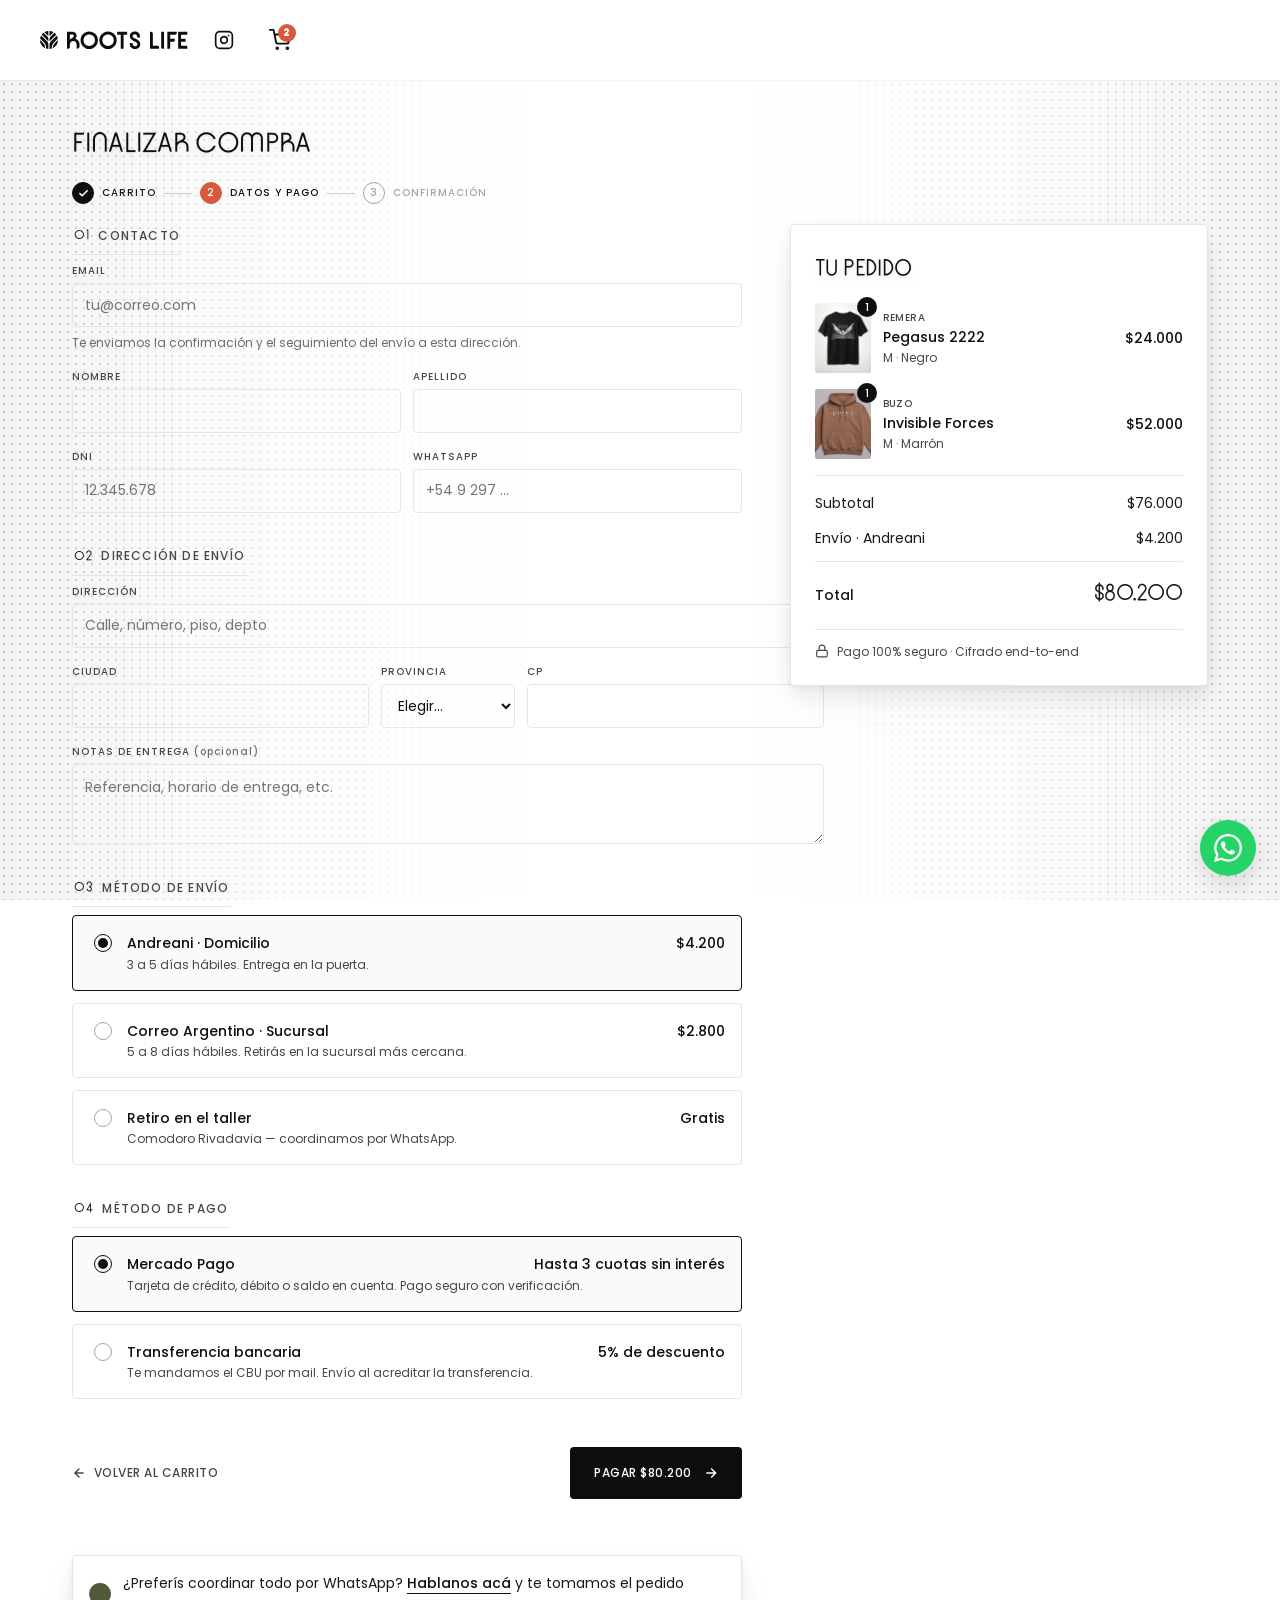
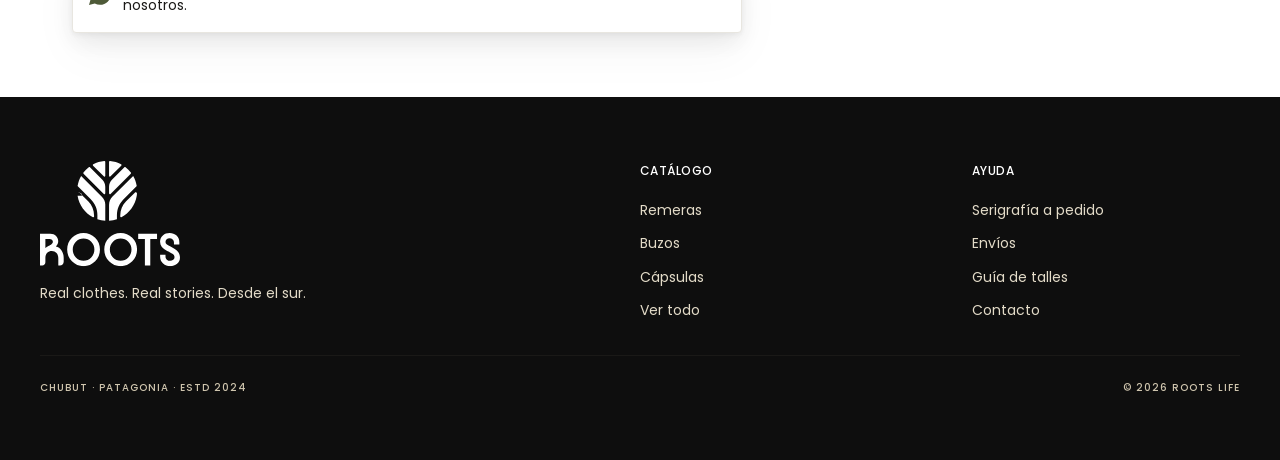
<file: checkout.html>
<!DOCTYPE html>
<html lang="es-AR">
<head>
  <meta charset="UTF-8">
  <meta name="viewport" content="width=device-width, initial-scale=1.0">
  <title>Checkout · ROOTS LIFE</title>
  <meta name="description" content="Finalizá tu compra en ROOTS LIFE. Envíos a toda Argentina, Mercado Pago o transferencia.">

  <link rel="icon" type="image/svg+xml" href="./ROOTS%20LIFE%20-%20imagotipo.svg">

  <link rel="preconnect" href="https://fonts.googleapis.com">
  <link rel="preconnect" href="https://fonts.gstatic.com" crossorigin>
  <link href="https://fonts.googleapis.com/css2?family=Poppins:wght@300;400;500;700;800&display=swap" rel="stylesheet">

  <link rel="stylesheet" href="./tokens/tokens.css">
  <link rel="stylesheet" href="./styles/site.css">

  <style>
    .page { padding-top: 64px; }
    @media (min-width: 64em) { .page { padding-top: 80px; } }

    /* Header minimal — menos distracción en el flow de pago */
    body[data-page="checkout"] .site-header__nav { display: none !important; }

    /* Page head ======================================================== */
    .checkout-head {
      padding: var(--space-10) var(--space-4) var(--space-4);
      max-width: var(--container-lg);
      margin-inline: auto;
    }
    .checkout-head__title {
      font-family: var(--font-display);
      font-weight: 400;
      font-size: clamp(1.25rem, 2.2vw + 0.7rem, var(--text-2xl));
      line-height: var(--lh-none);
      letter-spacing: var(--tr-tight);
      text-transform: uppercase;
      margin: 0 0 var(--stack-lg);
      text-shadow: var(--text-shadow-soft);
    }
    @media (min-width: 64em) { .checkout-head { padding: var(--space-12) var(--space-8) var(--space-5); } }

    /* Progress steps =================================================== */
    .steps {
      display: flex;
      align-items: center;
      gap: var(--space-2);
      font-family: var(--font-body);
      font-size: 10px;
      font-weight: var(--fw-medium);
      letter-spacing: var(--tr-widest);
      text-transform: uppercase;
      color: var(--ink-300);
      flex-wrap: wrap;
    }
    .steps__item {
      display: inline-flex;
      align-items: center;
      gap: var(--space-2);
    }
    .steps__num {
      width: 22px; height: 22px;
      display: inline-flex;
      align-items: center; justify-content: center;
      border-radius: var(--radius-full);
      border: 1px solid currentColor;
      font-size: 10px;
      font-weight: var(--fw-medium);
    }
    .steps__item--done { color: var(--ink-700); }
    .steps__item--done .steps__num {
      background: var(--ink-900);
      color: var(--paper-100);
      border-color: var(--ink-900);
    }
    .steps__item--active { color: var(--ink-900); }
    .steps__item--active .steps__num {
      background: var(--rust-500);
      color: var(--paper-100);
      border-color: var(--rust-500);
    }
    .steps__sep {
      width: 28px;
      height: 1px;
      background: var(--ink-200);
    }

    /* Layout =========================================================== */
    .checkout {
      max-width: var(--container-lg);
      margin-inline: auto;
      padding: 0 var(--space-4) var(--space-16);
      display: grid;
      grid-template-columns: 1fr;
      gap: var(--space-8);
    }
    @media (min-width: 64em) {
      .checkout {
        grid-template-columns: minmax(0, 1.6fr) minmax(0, 1fr);
        gap: var(--space-12);
        padding: 0 var(--space-8) var(--space-16);
      }
    }

    /* Form ============================================================= */
    .form { display: flex; flex-direction: column; gap: var(--space-8); }

    .fieldset {
      border: 0;
      padding: 0;
      margin: 0;
      display: flex;
      flex-direction: column;
      gap: var(--space-4);
    }
    .fieldset__title {
      font-family: var(--font-body);
      font-size: var(--text-xs);
      font-weight: var(--fw-medium);
      letter-spacing: var(--tr-widest);
      text-transform: uppercase;
      color: var(--ink-500);
      margin: 0 0 var(--space-2);
      padding-bottom: var(--space-2);
      border-bottom: 1px solid var(--color-border);
      display: flex;
      align-items: center;
      gap: var(--space-2);
    }
    .fieldset__title-num {
      font-family: var(--font-display);
      font-size: 14px;
      color: var(--ink-900);
    }

    .field-row {
      display: grid;
      grid-template-columns: 1fr;
      gap: var(--space-3);
    }
    @media (min-width: 48em) {
      .field-row--2 { grid-template-columns: 1fr 1fr; }
      .field-row--3 { grid-template-columns: 2fr 1fr 1fr; }
    }

    .field {
      display: flex;
      flex-direction: column;
      gap: var(--space-1);
    }
    .field label {
      font-family: var(--font-body);
      font-size: 10px;
      font-weight: var(--fw-medium);
      letter-spacing: var(--tr-widest);
      text-transform: uppercase;
      color: var(--ink-500);
    }
    .field input,
    .field select,
    .field textarea {
      padding: 0 var(--space-3);
      height: 44px;
      background: transparent;
      border: 1.5px solid var(--color-border);
      border-radius: var(--radius-sm);
      font-family: var(--font-body);
      font-size: var(--text-sm);
      color: var(--ink-900);
      transition: border-color var(--duration-fast);
    }
    .field textarea {
      height: auto;
      padding: var(--space-3);
      min-height: 80px;
      resize: vertical;
    }
    .field input:focus-visible,
    .field select:focus-visible,
    .field textarea:focus-visible {
      outline: 0;
      border-color: var(--ink-900);
    }
    .field__hint {
      font-family: var(--font-body);
      font-size: var(--text-xs);
      color: var(--ink-400);
      margin-top: 2px;
    }

    /* Radio cards ======================================================= */
    .radio-group {
      display: flex;
      flex-direction: column;
      gap: var(--space-3);
    }
    .radio-card {
      position: relative;
      padding: var(--space-4);
      border: 1.5px solid var(--color-border);
      border-radius: var(--radius-sm);
      cursor: pointer;
      transition: border-color var(--duration-fast), background var(--duration-fast);
      display: flex;
      align-items: flex-start;
      gap: var(--space-3);
    }
    .radio-card:hover { border-color: var(--ink-500); }
    .radio-card input[type="radio"] {
      appearance: none;
      width: 18px; height: 18px;
      min-width: 18px;
      border-radius: var(--radius-full);
      border: 1.5px solid var(--ink-300);
      margin-top: 2px;
      cursor: pointer;
      position: relative;
    }
    .radio-card input[type="radio"]:checked {
      border-color: var(--ink-900);
    }
    .radio-card input[type="radio"]:checked::after {
      content: "";
      position: absolute;
      inset: 3px;
      border-radius: var(--radius-full);
      background: var(--ink-900);
    }
    .radio-card:has(input[type="radio"]:checked) {
      border-color: var(--ink-900);
      background: #FAFAFA;
    }
    .radio-card__body {
      flex: 1;
      display: flex;
      flex-direction: column;
      gap: 2px;
      min-width: 0;
    }
    .radio-card__title {
      font-family: var(--font-body);
      font-size: var(--text-sm);
      font-weight: var(--fw-medium);
      color: var(--ink-900);
      display: flex;
      justify-content: space-between;
      align-items: baseline;
      gap: var(--space-3);
    }
    .radio-card__title strong {
      font-weight: var(--fw-medium);
    }
    .radio-card__desc {
      font-family: var(--font-body);
      font-size: var(--text-xs);
      color: var(--ink-500);
      line-height: var(--lh-normal);
    }
    .radio-card__price {
      font-family: var(--font-body);
      font-size: var(--text-sm);
      font-weight: var(--fw-medium);
      color: var(--ink-900);
      white-space: nowrap;
    }

    /* Submit row ======================================================== */
    .submit-row {
      display: flex;
      justify-content: space-between;
      align-items: center;
      gap: var(--space-4);
      margin-top: var(--space-4);
      flex-wrap: wrap;
    }
    .submit-row__back {
      font-family: var(--font-body);
      font-size: var(--text-xs);
      font-weight: var(--fw-medium);
      letter-spacing: var(--tr-wide);
      text-transform: uppercase;
      color: var(--ink-500);
      text-decoration: none;
      display: inline-flex;
      align-items: center;
      gap: var(--space-2);
    }
    .submit-row__back:hover { color: var(--ink-900); }
    .submit-row .btn { height: 52px; padding-inline: var(--space-6); }

    /* Summary (right side) ============================================= */
    .summary {
      background: var(--paper-100);
      border: 1px solid var(--color-border);
      border-radius: var(--radius-sm);
      padding: var(--space-5);
      box-shadow: var(--shadow-soft);
      display: flex;
      flex-direction: column;
      gap: var(--space-4);
    }
    @media (min-width: 64em) {
      .summary { padding: var(--space-6); position: sticky; top: 96px; align-self: start; }
    }
    .summary__title {
      font-family: var(--font-display);
      font-weight: 400;
      font-size: var(--text-xl);
      letter-spacing: var(--tr-tight);
      text-transform: uppercase;
      margin: 0;
      text-shadow: var(--text-shadow-soft);
    }
    .summary__items {
      list-style: none;
      padding: 0;
      margin: 0;
      display: flex;
      flex-direction: column;
      gap: var(--space-4);
      border-bottom: 1px solid var(--color-border);
      padding-bottom: var(--space-4);
    }
    .summary-item {
      display: grid;
      grid-template-columns: 56px 1fr auto;
      gap: var(--space-3);
      align-items: center;
    }
    .summary-item__img {
      width: 56px; height: 70px;
      background: var(--paper-200);
      background-size: cover;
      background-position: center;
      border-radius: var(--radius-xs);
      position: relative;
    }
    .summary-item__qty {
      position: absolute;
      top: -6px; right: -6px;
      width: 20px; height: 20px;
      background: var(--ink-900);
      color: var(--paper-100);
      border-radius: var(--radius-full);
      font-family: var(--font-body);
      font-size: 11px;
      font-weight: var(--fw-medium);
      display: flex;
      align-items: center;
      justify-content: center;
    }
    .summary-item__info { min-width: 0; }
    .summary-item__caption {
      font-family: var(--font-body);
      font-size: 10px;
      font-weight: var(--fw-medium);
      letter-spacing: var(--tr-wide);
      text-transform: uppercase;
      color: var(--ink-500);
      margin: 0;
    }
    .summary-item__name {
      font-family: var(--font-body);
      font-size: var(--text-sm);
      font-weight: var(--fw-medium);
      color: var(--ink-900);
      margin: 0;
    }
    .summary-item__meta {
      font-family: var(--font-body);
      font-size: var(--text-xs);
      color: var(--ink-500);
      margin: 0;
    }
    .summary-item__price {
      font-family: var(--font-body);
      font-size: var(--text-sm);
      font-weight: var(--fw-medium);
      color: var(--ink-900);
    }

    .summary__list {
      list-style: none;
      padding: 0;
      margin: 0;
      display: flex;
      flex-direction: column;
      gap: var(--space-3);
    }
    .summary__list li {
      display: flex;
      justify-content: space-between;
      align-items: baseline;
      font-family: var(--font-body);
      font-size: var(--text-sm);
      color: var(--ink-700);
    }
    .summary__total {
      padding-top: var(--space-3);
      border-top: 1px solid var(--color-border);
      font-size: var(--text-base);
      font-weight: var(--fw-medium);
      color: var(--ink-900);
    }
    .summary__total strong {
      font-family: var(--font-display);
      font-weight: 400;
      font-size: var(--text-xl);
      letter-spacing: var(--tr-tight);
    }

    .summary__secure {
      display: flex;
      align-items: center;
      gap: var(--space-2);
      padding: var(--space-3) 0 0;
      font-family: var(--font-body);
      font-size: var(--text-xs);
      color: var(--ink-500);
      border-top: 1px solid var(--color-border);
    }

    /* Help banner ====================================================== */
    .help-banner {
      margin-top: var(--space-6);
      padding: var(--space-4);
      background: var(--paper-100);
      border: 1px solid var(--color-border);
      border-radius: var(--radius-sm);
      display: flex;
      align-items: center;
      gap: var(--space-3);
      box-shadow: var(--shadow-soft);
    }
    .help-banner p {
      margin: 0;
      font-family: var(--font-body);
      font-size: var(--text-sm);
      color: var(--ink-700);
      flex: 1;
    }
    .help-banner a {
      color: var(--ink-900);
      text-decoration: none;
      font-weight: var(--fw-medium);
      border-bottom: 1px solid currentColor;
    }

    /* Mobile refinements — checkout ====================================== */
    @media (max-width: 47.99em) {
      .field label { font-size: 11px; }
      .field input, .field select, .field textarea { height: 48px; font-size: 16px; }
      .radio-card { padding: var(--space-3); gap: var(--space-2); }
      .radio-card input[type="radio"] { width: 20px; height: 20px; min-width: 20px; }
      .steps { gap: var(--space-1); font-size: 9px; }
      .steps__num { width: 20px; height: 20px; font-size: 9px; }
      .steps__sep { width: 16px; }
      .submit-row .btn { padding-inline: var(--space-4); }
    }
  </style>
</head>
<body data-page="checkout">
  <a href="#main" class="skip-link">Saltar al contenido</a>

  <header class="site-header is-solid" id="header">
    <div class="site-header__inner">
      <a href="./" class="site-header__logo" aria-label="Inicio — ROOTS LIFE">
        <svg viewBox="0 0 2288.96 279.2" aria-hidden="true"><use href="./logos/logos.svg#roots-horizontal"/></svg>
      </a>
      <nav class="site-header__nav" aria-label="Principal">
        <a href="./catalogo.html">Shop</a>
        <a href="./historia.html">Historia</a>
        <a href="./serigrafia.html">Serigrafía</a>
      </nav>
      <div class="site-header__actions">
        <a href="https://instagram.com/rootslife.cr" class="icon-btn" aria-label="Instagram" target="_blank" rel="noopener">
          <svg width="20" height="20" viewBox="0 0 24 24" fill="none" stroke="currentColor" stroke-width="2" stroke-linecap="round" stroke-linejoin="round"><rect x="2" y="2" width="20" height="20" rx="5" ry="5"/><path d="M16 11.37A4 4 0 1 1 12.63 8 4 4 0 0 1 16 11.37z"/><line x1="17.5" y1="6.5" x2="17.5" y2="6.5"/></svg>
        </a>
        <a href="./carrito.html" class="icon-btn cart-badge" aria-label="Volver al carrito, 2 items" data-count="2">
          <svg width="22" height="22" viewBox="0 0 24 24" fill="none" stroke="currentColor" stroke-width="2" stroke-linecap="round" stroke-linejoin="round"><circle cx="9" cy="21" r="1"/><circle cx="20" cy="21" r="1"/><path d="M1 1h4l2.7 13.4a2 2 0 0 0 2 1.6h9.7a2 2 0 0 0 2-1.6L23 6H6"/></svg>
        </a>
      </div>
    </div>
  </header>

  <main class="page" id="main">

    <!-- Head ============================================================ -->
    <section class="checkout-head">
      <h1 class="checkout-head__title">Finalizar compra</h1>

      <div class="steps" role="list" aria-label="Pasos de compra">
        <div class="steps__item steps__item--done">
          <span class="steps__num" aria-hidden="true">
            <svg width="11" height="11" viewBox="0 0 24 24" fill="none" stroke="currentColor" stroke-width="3.5" stroke-linecap="round" stroke-linejoin="round"><polyline points="20 6 9 17 4 12"></polyline></svg>
          </span>
          <span>Carrito</span>
        </div>
        <span class="steps__sep" aria-hidden="true"></span>
        <div class="steps__item steps__item--active" aria-current="step">
          <span class="steps__num">2</span>
          <span>Datos y pago</span>
        </div>
        <span class="steps__sep" aria-hidden="true"></span>
        <div class="steps__item">
          <span class="steps__num">3</span>
          <span>Confirmación</span>
        </div>
      </div>
    </section>

    <!-- Layout =========================================================== -->
    <section class="checkout">

      <!-- Form -->
      <form class="form" id="checkoutForm" novalidate>

        <!-- Contacto -->
        <fieldset class="fieldset">
          <legend class="fieldset__title">
            <span class="fieldset__title-num">01</span>
            Contacto
          </legend>

          <div class="field">
            <label for="email">Email</label>
            <input id="email" type="email" autocomplete="email" placeholder="tu@correo.com" required>
            <span class="field__hint">Te enviamos la confirmación y el seguimiento del envío a esta dirección.</span>
          </div>

          <div class="field-row field-row--2">
            <div class="field">
              <label for="nombre">Nombre</label>
              <input id="nombre" type="text" autocomplete="given-name" required>
            </div>
            <div class="field">
              <label for="apellido">Apellido</label>
              <input id="apellido" type="text" autocomplete="family-name" required>
            </div>
          </div>

          <div class="field-row field-row--2">
            <div class="field">
              <label for="dni">DNI</label>
              <input id="dni" type="text" inputmode="numeric" autocomplete="off" placeholder="12.345.678" required>
            </div>
            <div class="field">
              <label for="telefono">WhatsApp</label>
              <input id="telefono" type="tel" autocomplete="tel" placeholder="+54 9 297 ..." required>
            </div>
          </div>
        </fieldset>

        <!-- Envío -->
        <fieldset class="fieldset">
          <legend class="fieldset__title">
            <span class="fieldset__title-num">02</span>
            Dirección de envío
          </legend>

          <div class="field">
            <label for="direccion">Dirección</label>
            <input id="direccion" type="text" autocomplete="street-address" placeholder="Calle, número, piso, depto" required>
          </div>

          <div class="field-row field-row--3">
            <div class="field">
              <label for="ciudad">Ciudad</label>
              <input id="ciudad" type="text" autocomplete="address-level2" required>
            </div>
            <div class="field">
              <label for="provincia">Provincia</label>
              <select id="provincia" autocomplete="address-level1" required>
                <option value="">Elegir…</option>
                <option>Chubut</option>
                <option>Buenos Aires</option>
                <option>CABA</option>
                <option>Santa Cruz</option>
                <option>Río Negro</option>
                <option>Neuquén</option>
                <option>Córdoba</option>
                <option>Santa Fe</option>
                <option>Mendoza</option>
                <option>Tucumán</option>
                <option>Salta</option>
                <option>Otras…</option>
              </select>
            </div>
            <div class="field">
              <label for="cp">CP</label>
              <input id="cp" type="text" inputmode="numeric" autocomplete="postal-code" required>
            </div>
          </div>

          <div class="field">
            <label for="notas">Notas de entrega <span style="text-transform:none; font-size:10px; color:var(--ink-400)"> (opcional)</span></label>
            <textarea id="notas" placeholder="Referencia, horario de entrega, etc."></textarea>
          </div>
        </fieldset>

        <!-- Método de envío -->
        <fieldset class="fieldset">
          <legend class="fieldset__title">
            <span class="fieldset__title-num">03</span>
            Método de envío
          </legend>

          <div class="radio-group">
            <label class="radio-card">
              <input type="radio" name="shipping" value="andreani" checked>
              <span class="radio-card__body">
                <span class="radio-card__title">
                  <strong>Andreani · Domicilio</strong>
                  <span class="radio-card__price">$4.200</span>
                </span>
                <span class="radio-card__desc">3 a 5 días hábiles. Entrega en la puerta.</span>
              </span>
            </label>

            <label class="radio-card">
              <input type="radio" name="shipping" value="correo">
              <span class="radio-card__body">
                <span class="radio-card__title">
                  <strong>Correo Argentino · Sucursal</strong>
                  <span class="radio-card__price">$2.800</span>
                </span>
                <span class="radio-card__desc">5 a 8 días hábiles. Retirás en la sucursal más cercana.</span>
              </span>
            </label>

            <label class="radio-card">
              <input type="radio" name="shipping" value="retiro">
              <span class="radio-card__body">
                <span class="radio-card__title">
                  <strong>Retiro en el taller</strong>
                  <span class="radio-card__price">Gratis</span>
                </span>
                <span class="radio-card__desc">Comodoro Rivadavia — coordinamos por WhatsApp.</span>
              </span>
            </label>
          </div>
        </fieldset>

        <!-- Método de pago -->
        <fieldset class="fieldset">
          <legend class="fieldset__title">
            <span class="fieldset__title-num">04</span>
            Método de pago
          </legend>

          <div class="radio-group">
            <label class="radio-card">
              <input type="radio" name="payment" value="mp" checked>
              <span class="radio-card__body">
                <span class="radio-card__title">
                  <strong>Mercado Pago</strong>
                  <span class="radio-card__price">Hasta 3 cuotas sin interés</span>
                </span>
                <span class="radio-card__desc">Tarjeta de crédito, débito o saldo en cuenta. Pago seguro con verificación.</span>
              </span>
            </label>

            <label class="radio-card">
              <input type="radio" name="payment" value="transfer">
              <span class="radio-card__body">
                <span class="radio-card__title">
                  <strong>Transferencia bancaria</strong>
                  <span class="radio-card__price">5% de descuento</span>
                </span>
                <span class="radio-card__desc">Te mandamos el CBU por mail. Envío al acreditar la transferencia.</span>
              </span>
            </label>
          </div>
        </fieldset>

        <!-- Submit -->
        <div class="submit-row">
          <a href="./carrito.html" class="submit-row__back">
            <svg width="14" height="14" viewBox="0 0 24 24" fill="none" stroke="currentColor" stroke-width="2.5" stroke-linecap="round" stroke-linejoin="round"><path d="M19 12H5M12 5l-7 7 7 7"/></svg>
            Volver al carrito
          </a>
          <button type="submit" class="btn btn--dark">
            Pagar $80.200
            <svg width="14" height="14" viewBox="0 0 24 24" fill="none" stroke="currentColor" stroke-width="2.5" stroke-linecap="round" stroke-linejoin="round" style="margin-left:4px"><path d="M5 12h14M13 5l7 7-7 7"/></svg>
          </button>
        </div>

        <div class="help-banner">
          <svg width="22" height="22" viewBox="0 0 24 24" fill="currentColor" style="flex-shrink:0; color:var(--moss-500)"><path d="M20.52 3.48A11.88 11.88 0 0 0 12.06 0C5.5 0 .17 5.33.17 11.9c0 2.1.55 4.15 1.6 5.96L0 24l6.33-1.66a11.88 11.88 0 0 0 5.72 1.46c6.56 0 11.89-5.33 11.89-11.9 0-3.18-1.24-6.17-3.43-8.42z"/></svg>
          <p>¿Preferís coordinar todo por WhatsApp? <a href="https://wa.me/5492974000000?text=Hola!%20Quiero%20coordinar%20mi%20compra%20con%20ROOTS." target="_blank" rel="noopener">Hablanos acá</a> y te tomamos el pedido nosotros.</p>
        </div>
      </form>

      <!-- Summary -->
      <aside class="summary" aria-labelledby="summaryTitle">
        <h2 class="summary__title" id="summaryTitle">Tu pedido</h2>

        <ul class="summary__items">
          <li class="summary-item">
            <div class="summary-item__img" style="background-image:url('./Remeras%20%20ROOTS%20LIFE/Numerolog%C3%ADa/Numerolog%C3%ADa%20-%20Pegasus%202222%20-%20negra.png?v=4');">
              <span class="summary-item__qty">1</span>
            </div>
            <div class="summary-item__info">
              <p class="summary-item__caption">Remera</p>
              <p class="summary-item__name">Pegasus 2222</p>
              <p class="summary-item__meta">M · Negro</p>
            </div>
            <span class="summary-item__price">$24.000</span>
          </li>

          <li class="summary-item">
            <div class="summary-item__img" style="background-image:url('./Buzos%20tipogr%C3%A1ficos%20ROOTS%20LIFE/buzos%20roots-15.png');">
              <span class="summary-item__qty">1</span>
            </div>
            <div class="summary-item__info">
              <p class="summary-item__caption">Buzo</p>
              <p class="summary-item__name">Invisible Forces</p>
              <p class="summary-item__meta">M · Marrón</p>
            </div>
            <span class="summary-item__price">$52.000</span>
          </li>
        </ul>

        <ul class="summary__list">
          <li>
            <span>Subtotal</span>
            <span>$76.000</span>
          </li>
          <li>
            <span>Envío · Andreani</span>
            <span>$4.200</span>
          </li>
          <li class="summary__total">
            <span>Total</span>
            <strong>$80.200</strong>
          </li>
        </ul>

        <div class="summary__secure">
          <svg width="14" height="14" viewBox="0 0 24 24" fill="none" stroke="currentColor" stroke-width="2" stroke-linecap="round" stroke-linejoin="round" style="flex-shrink:0"><rect x="3" y="11" width="18" height="11" rx="2" ry="2"></rect><path d="M7 11V7a5 5 0 0 1 10 0v4"></path></svg>
          Pago 100% seguro · Cifrado end-to-end
        </div>
      </aside>

    </section>
  </main>

  <footer class="site-footer">
    <div class="site-footer__inner">
      <div>
        <span class="site-footer__brand logo logo--footer" role="img" aria-label="ROOTS LIFE">
          <svg viewBox="0 0 387.94 291.54"><use href="./logos/logos.svg#roots-small"/></svg>
        </span>
        <p class="site-footer__tagline">Real clothes. Real stories. Desde el sur.</p>
      </div>
      <div class="site-footer__col">
        <h4>Catálogo</h4>
        <ul>
          <li><a href="./catalogo.html">Remeras</a></li>
          <li><a href="./catalogo.html">Buzos</a></li>
          <li><a href="./catalogo.html">Cápsulas</a></li>
          <li><a href="./catalogo.html">Ver todo</a></li>
        </ul>
      </div>
      <div class="site-footer__col">
        <h4>Ayuda</h4>
        <ul>
          <li><a href="./serigrafia.html">Serigrafía a pedido</a></li>
          <li><a href="#">Envíos</a></li>
          <li><a href="#">Guía de talles</a></li>
          <li><a href="#">Contacto</a></li>
        </ul>
      </div>
    </div>
    <div class="site-footer__inner site-footer__meta">
      <span>Chubut · Patagonia · Estd 2024</span>
      <span>© 2026 ROOTS LIFE</span>
    </div>
  </footer>

  <a class="wsp-fab" href="https://wa.me/5492974000000" target="_blank" rel="noopener" aria-label="Contactar por WhatsApp">
    <svg width="28" height="28" viewBox="0 0 24 24" fill="currentColor"><path d="M20.52 3.48A11.88 11.88 0 0 0 12.06 0C5.5 0 .17 5.33.17 11.9c0 2.1.55 4.15 1.6 5.96L0 24l6.33-1.66a11.88 11.88 0 0 0 5.72 1.46h.01c6.56 0 11.89-5.33 11.89-11.9 0-3.18-1.24-6.17-3.43-8.42zM12.06 21.8h-.01a9.9 9.9 0 0 1-5.04-1.38l-.36-.22-3.76.99 1-3.66-.23-.38a9.86 9.86 0 0 1-1.52-5.25c0-5.46 4.45-9.9 9.92-9.9 2.65 0 5.14 1.03 7.01 2.9a9.84 9.84 0 0 1 2.91 7.01c0 5.46-4.45 9.9-9.92 9.9zm5.44-7.43c-.3-.15-1.77-.87-2.04-.97-.27-.1-.47-.15-.67.15-.2.3-.77.97-.95 1.17-.17.2-.35.22-.65.07-.3-.15-1.26-.46-2.4-1.48-.89-.79-1.49-1.77-1.66-2.07-.17-.3-.02-.46.13-.61.13-.13.3-.35.45-.52.15-.17.2-.3.3-.5.1-.2.05-.37-.02-.52-.07-.15-.67-1.62-.92-2.21-.24-.58-.49-.5-.67-.51h-.57c-.2 0-.52.07-.79.37-.27.3-1.04 1.02-1.04 2.48 0 1.46 1.06 2.87 1.21 3.07.15.2 2.09 3.2 5.07 4.48.71.31 1.26.5 1.69.64.71.23 1.36.2 1.87.12.57-.08 1.77-.72 2.02-1.42.25-.7.25-1.3.17-1.42-.07-.12-.27-.2-.57-.35z"/></svg>
  </a>

  <script>
    // Update total when shipping changes
    const shippingPrices = { andreani: 4200, correo: 2800, retiro: 0 };
    const shippingLabels = { andreani: 'Andreani', correo: 'Correo Argentino', retiro: 'Retiro en taller' };
    const subtotal = 76000;
    const fmt = n => '$' + n.toLocaleString('es-AR');

    document.querySelectorAll('input[name="shipping"]').forEach(r => {
      r.addEventListener('change', () => {
        const val = r.value;
        const s = shippingPrices[val];
        const total = subtotal + s;
        document.querySelectorAll('.summary__list li')[1].innerHTML =
          `<span>Envío · ${shippingLabels[val]}</span><span>${s === 0 ? 'Gratis' : fmt(s)}</span>`;
        document.querySelector('.summary__total strong').textContent = fmt(total);
        document.querySelector('.submit-row .btn').childNodes[0].nodeValue = 'Pagar ' + fmt(total) + ' ';
      });
    });

    document.getElementById('checkoutForm').addEventListener('submit', e => {
      e.preventDefault();
      window.location.href = './gracias.html';
    });
  </script>
  <script src="./scripts/site.js" defer></script>
</body>
</html>
</file>
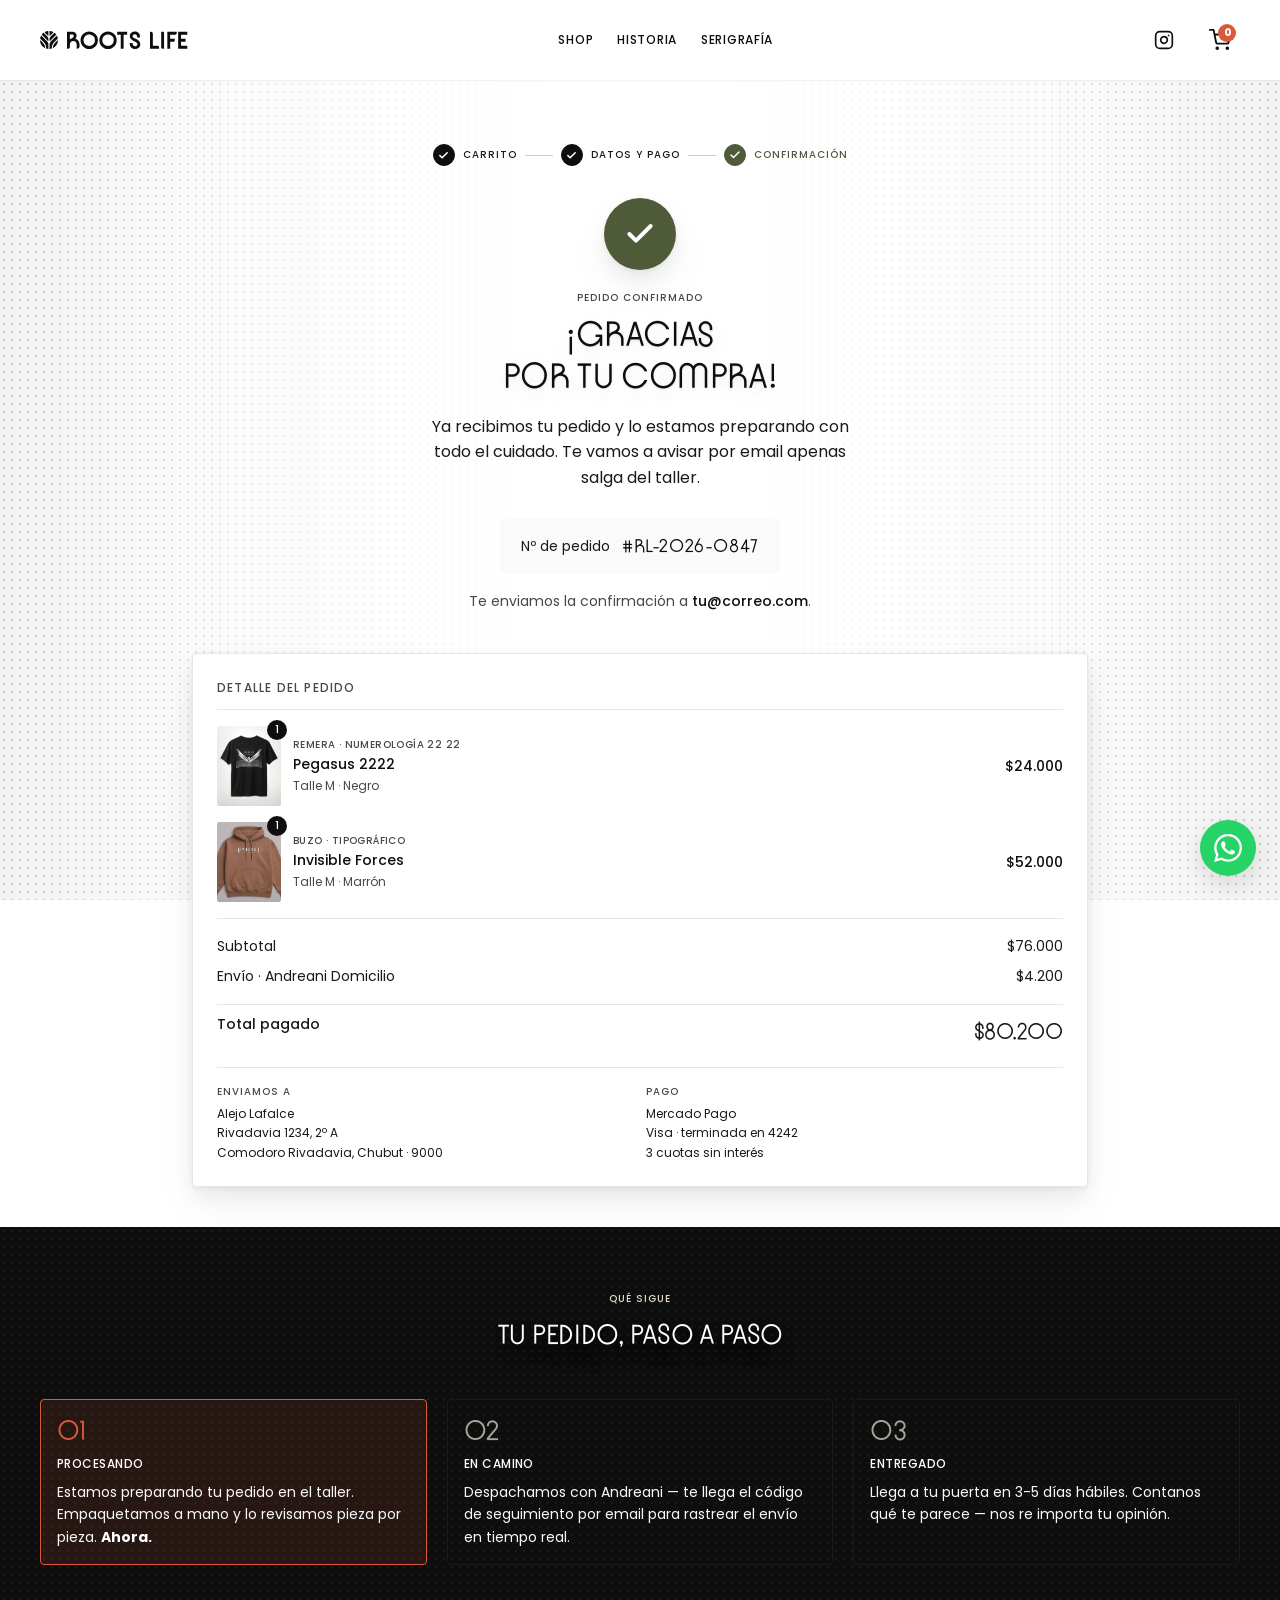
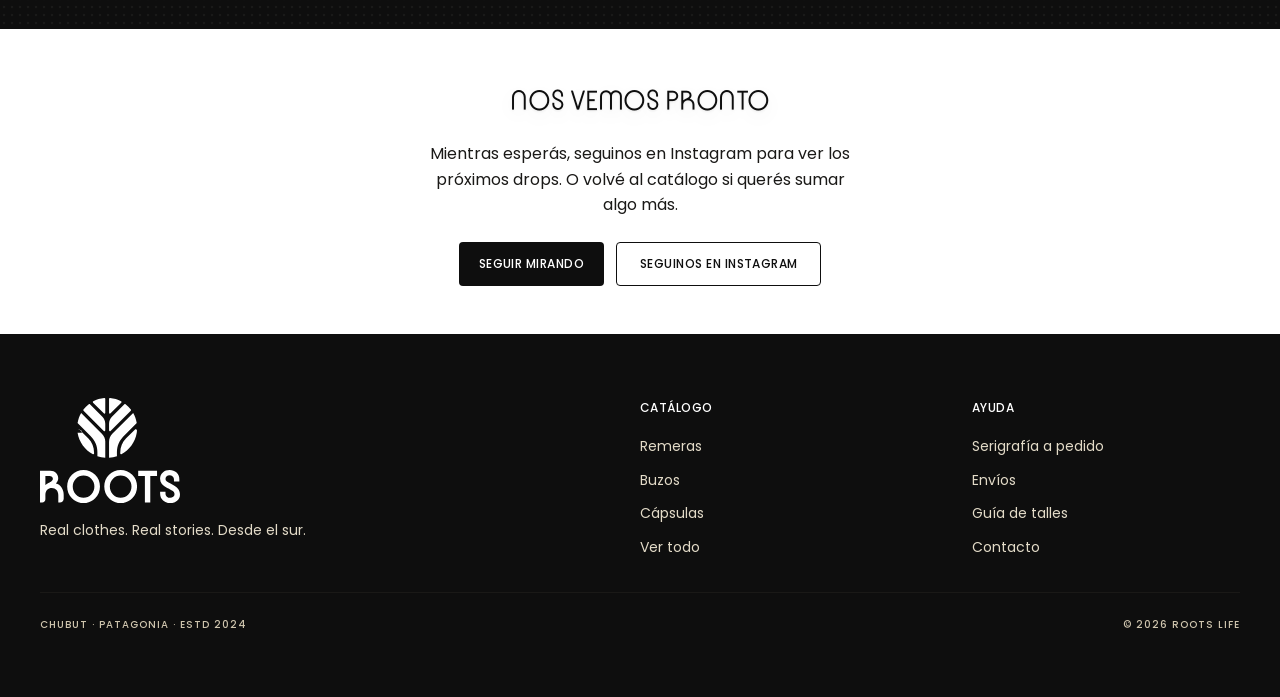
<file: gracias.html>
<!DOCTYPE html>
<html lang="es-AR">
<head>
  <meta charset="UTF-8">
  <meta name="viewport" content="width=device-width, initial-scale=1.0">
  <title>¡Gracias! · ROOTS LIFE</title>
  <meta name="description" content="Gracias por tu compra en ROOTS LIFE. Te enviamos la confirmación por email.">
  <meta name="robots" content="noindex">

  <link rel="icon" type="image/svg+xml" href="./ROOTS%20LIFE%20-%20imagotipo.svg">

  <link rel="preconnect" href="https://fonts.googleapis.com">
  <link rel="preconnect" href="https://fonts.gstatic.com" crossorigin>
  <link href="https://fonts.googleapis.com/css2?family=Poppins:wght@300;400;500;700;800&display=swap" rel="stylesheet">

  <link rel="stylesheet" href="./tokens/tokens.css">
  <link rel="stylesheet" href="./styles/site.css">

  <style>
    .page { padding-top: 64px; }
    @media (min-width: 64em) { .page { padding-top: 80px; } }

    /* Steps progress ================================================== */
    .steps {
      display: flex;
      align-items: center;
      gap: var(--space-2);
      font-family: var(--font-body);
      font-size: 10px;
      font-weight: var(--fw-medium);
      letter-spacing: var(--tr-widest);
      text-transform: uppercase;
      color: var(--ink-300);
      flex-wrap: wrap;
      justify-content: center;
      margin-bottom: var(--space-8);
    }
    .steps__item { display: inline-flex; align-items: center; gap: var(--space-2); }
    .steps__num {
      width: 22px; height: 22px;
      display: inline-flex; align-items: center; justify-content: center;
      border-radius: var(--radius-full);
      border: 1px solid currentColor;
      font-size: 10px;
      font-weight: var(--fw-medium);
    }
    .steps__item--done { color: var(--ink-700); }
    .steps__item--done .steps__num {
      background: var(--ink-900);
      color: var(--paper-100);
      border-color: var(--ink-900);
    }
    .steps__item--active { color: var(--moss-500); }
    .steps__item--active .steps__num {
      background: var(--moss-500);
      color: var(--paper-100);
      border-color: var(--moss-500);
    }
    .steps__sep { width: 28px; height: 1px; background: var(--ink-200); }

    /* Hero de confirmación ============================================ */
    .thanks {
      max-width: var(--container-prose);
      margin-inline: auto;
      padding: var(--space-12) var(--space-4) var(--space-10);
      text-align: center;
    }
    @media (min-width: 64em) { .thanks { padding: var(--space-16) var(--space-8) var(--space-10); } }

    .thanks__check {
      width: 72px; height: 72px;
      margin: 0 auto var(--space-5);
      border-radius: var(--radius-full);
      background: var(--moss-500);
      color: var(--paper-100);
      display: flex; align-items: center; justify-content: center;
      box-shadow: var(--shadow-soft);
      animation: popIn 500ms var(--ease-decelerate) both;
    }
    @keyframes popIn {
      from { opacity: 0; transform: scale(0.4); }
      to { opacity: 1; transform: scale(1); }
    }

    .thanks__caption {
      font-family: var(--font-body);
      font-size: 10px;
      font-weight: var(--fw-medium);
      letter-spacing: var(--tr-widest);
      text-transform: uppercase;
      color: var(--ink-500);
      margin: 0 0 var(--stack-sm);
    }
    .thanks__title {
      font-family: var(--font-display);
      font-weight: 400;
      font-size: clamp(1.5rem, 3vw + 1rem, var(--text-3xl));
      line-height: 1.1;
      letter-spacing: var(--tr-tight);
      text-transform: uppercase;
      margin: 0 0 var(--stack-md);
      text-shadow: var(--text-shadow-soft);
    }
    .thanks__lead {
      font-family: var(--font-body);
      font-size: var(--text-base);
      line-height: var(--lh-relaxed);
      color: var(--ink-700);
      margin: 0 0 var(--space-5);
      max-width: 42ch;
      margin-inline: auto;
    }
    .thanks__order {
      display: inline-flex;
      align-items: center;
      gap: var(--space-3);
      padding: var(--space-3) var(--space-5);
      background: var(--paper-200);
      border-radius: var(--radius-sm);
      font-family: var(--font-body);
      font-size: var(--text-sm);
      color: var(--ink-700);
      margin-top: var(--space-2);
    }
    .thanks__order strong {
      font-family: var(--font-display);
      font-weight: 400;
      font-size: var(--text-lg);
      letter-spacing: 0.03em;
      color: var(--ink-900);
    }
    .thanks__email {
      font-family: var(--font-body);
      font-size: var(--text-sm);
      color: var(--ink-500);
      margin: var(--space-4) 0 0;
    }
    .thanks__email strong { color: var(--ink-900); font-weight: var(--fw-medium); }

    /* Detalle del pedido =============================================== */
    .order-card {
      max-width: var(--container-md);
      margin: 0 auto var(--space-10);
      padding: 0 var(--space-4);
    }
    @media (min-width: 64em) { .order-card { padding: 0 var(--space-8); } }

    .order-card__inner {
      background: var(--paper-100);
      border: 1px solid var(--color-border);
      border-radius: var(--radius-sm);
      padding: var(--space-5);
      box-shadow: var(--shadow-soft);
    }
    @media (min-width: 48em) { .order-card__inner { padding: var(--space-6); } }

    .order-card__title {
      font-family: var(--font-body);
      font-size: var(--text-xs);
      font-weight: var(--fw-medium);
      letter-spacing: var(--tr-widest);
      text-transform: uppercase;
      color: var(--ink-500);
      margin: 0 0 var(--space-4);
      padding-bottom: var(--space-3);
      border-bottom: 1px solid var(--color-border);
    }

    .order-items {
      list-style: none;
      margin: 0 0 var(--space-4);
      padding: 0;
      display: flex;
      flex-direction: column;
      gap: var(--space-4);
    }
    .order-item {
      display: grid;
      grid-template-columns: 64px 1fr auto;
      gap: var(--space-3);
      align-items: center;
    }
    .order-item__img {
      width: 64px; height: 80px;
      background: var(--paper-200);
      background-size: cover;
      background-position: center;
      border-radius: var(--radius-xs);
      position: relative;
    }
    .order-item__qty {
      position: absolute;
      top: -6px; right: -6px;
      width: 20px; height: 20px;
      background: var(--ink-900);
      color: var(--paper-100);
      border-radius: var(--radius-full);
      font-family: var(--font-body);
      font-size: 11px;
      font-weight: var(--fw-medium);
      display: flex; align-items: center; justify-content: center;
    }
    .order-item__info { min-width: 0; }
    .order-item__caption {
      font-family: var(--font-body);
      font-size: 10px;
      font-weight: var(--fw-medium);
      letter-spacing: var(--tr-wide);
      text-transform: uppercase;
      color: var(--ink-500);
      margin: 0;
    }
    .order-item__name {
      font-family: var(--font-body);
      font-size: var(--text-sm);
      font-weight: var(--fw-medium);
      color: var(--ink-900);
      margin: 0;
    }
    .order-item__meta {
      font-family: var(--font-body);
      font-size: var(--text-xs);
      color: var(--ink-500);
      margin: 0;
    }
    .order-item__price {
      font-family: var(--font-body);
      font-size: var(--text-sm);
      font-weight: var(--fw-medium);
      color: var(--ink-900);
    }

    .order-totals {
      list-style: none;
      padding: var(--space-4) 0 0;
      margin: 0;
      border-top: 1px solid var(--color-border);
      display: flex; flex-direction: column; gap: var(--space-2);
    }
    .order-totals li {
      display: flex;
      justify-content: space-between;
      font-family: var(--font-body);
      font-size: var(--text-sm);
      color: var(--ink-700);
    }
    .order-totals__final {
      padding-top: var(--space-2);
      border-top: 1px solid var(--color-border);
      margin-top: var(--space-2);
      font-size: var(--text-base);
      font-weight: var(--fw-medium);
      color: var(--ink-900);
    }
    .order-totals__final strong {
      font-family: var(--font-display);
      font-weight: 400;
      font-size: var(--text-xl);
      letter-spacing: var(--tr-tight);
    }

    .order-meta {
      margin-top: var(--space-4);
      padding-top: var(--space-4);
      border-top: 1px solid var(--color-border);
      display: grid;
      grid-template-columns: 1fr;
      gap: var(--space-3);
    }
    @media (min-width: 48em) { .order-meta { grid-template-columns: 1fr 1fr; } }
    .order-meta__block {
      font-family: var(--font-body);
      font-size: var(--text-xs);
      line-height: var(--lh-relaxed);
      color: var(--ink-700);
    }
    .order-meta__block strong {
      display: block;
      font-size: 10px;
      font-weight: var(--fw-medium);
      letter-spacing: var(--tr-widest);
      text-transform: uppercase;
      color: var(--ink-500);
      margin-bottom: 4px;
    }

    /* Timeline ========================================================= */
    .timeline {
      background-color: var(--ink-900);
      background-image: radial-gradient(rgba(247, 243, 234, 0.05) 1.2px, transparent 1.6px);
      background-size: 8px 8px;
      color: var(--paper-100);
      padding: var(--space-12) var(--space-4);
      width: 100vw;
      margin-left: calc(50% - 50vw);
    }
    .timeline__inner {
      max-width: var(--container-lg);
      margin-inline: auto;
    }
    @media (min-width: 64em) { .timeline { padding: var(--space-16) var(--space-8); } }

    .timeline__head {
      text-align: center;
      margin-bottom: var(--space-10);
    }
    .timeline__caption {
      font-family: var(--font-body);
      font-size: 10px;
      font-weight: var(--fw-medium);
      letter-spacing: var(--tr-widest);
      text-transform: uppercase;
      color: var(--paper-300);
      margin: 0 0 var(--stack-xs);
    }
    .timeline__title {
      font-family: var(--font-display);
      font-weight: 400;
      font-size: clamp(1.25rem, 2.2vw + 0.7rem, var(--text-2xl));
      letter-spacing: var(--tr-tight);
      text-transform: uppercase;
      margin: 0;
      text-shadow: var(--text-shadow-inverse);
    }

    .timeline__steps {
      display: grid;
      grid-template-columns: 1fr;
      gap: var(--space-5);
    }
    @media (min-width: 48em) { .timeline__steps { grid-template-columns: repeat(3, 1fr); } }

    .tline {
      display: flex;
      flex-direction: column;
      gap: var(--space-2);
      padding: var(--space-4);
      border: 1px solid var(--ink-700);
      border-radius: var(--radius-sm);
      position: relative;
    }
    .tline__num {
      font-family: var(--font-display);
      font-weight: 400;
      font-size: var(--text-2xl);
      color: var(--ink-300);
      line-height: 1;
      margin: 0;
    }
    .tline__name {
      font-family: var(--font-body);
      font-size: var(--text-xs);
      font-weight: var(--fw-medium);
      letter-spacing: var(--tr-wide);
      text-transform: uppercase;
      color: var(--paper-100);
      margin: 0;
    }
    .tline__desc {
      font-family: var(--font-body);
      font-size: var(--text-sm);
      line-height: var(--lh-relaxed);
      color: var(--paper-200);
      margin: 0;
    }
    .tline--active {
      background: rgba(216, 90, 58, 0.12);
      border-color: var(--rust-500);
    }
    .tline--active .tline__num { color: var(--rust-500); }

    /* CTA row ========================================================== */
    .final {
      max-width: var(--container-md);
      margin-inline: auto;
      padding: var(--space-12) var(--space-4);
      text-align: center;
    }
    .final__title {
      font-family: var(--font-display);
      font-weight: 400;
      font-size: clamp(1.25rem, 2.2vw + 0.7rem, var(--text-2xl));
      letter-spacing: var(--tr-tight);
      text-transform: uppercase;
      margin: 0 0 var(--stack-md);
      text-shadow: var(--text-shadow-soft);
    }
    .final__body {
      font-family: var(--font-body);
      font-size: var(--text-base);
      color: var(--ink-700);
      line-height: var(--lh-relaxed);
      margin: 0 0 var(--space-6);
      max-width: 44ch;
      margin-inline: auto;
    }
    .final__ctas {
      display: flex;
      gap: var(--space-3);
      justify-content: center;
      flex-wrap: wrap;
    }
    @media (min-width: 64em) { .final { padding: var(--space-12) var(--space-8); } }

    /* Mobile refinements — gracias ======================================= */
    @media (max-width: 47.99em) {
      .order-card__inner { padding: var(--space-4); }
      .order-item { grid-template-columns: 56px 1fr auto; gap: var(--space-2); }
      .order-item__img { width: 56px; height: 70px; }
      .tline { padding: var(--space-3); }
      .thanks__order { padding: var(--space-2) var(--space-4); flex-wrap: wrap; }
      .steps { gap: var(--space-1); font-size: 9px; }
      .steps__num { width: 20px; height: 20px; font-size: 9px; }
      .steps__sep { width: 16px; }
    }
  </style>
</head>
<body data-page="gracias">
  <a href="#main" class="skip-link">Saltar al contenido</a>

  <header class="site-header is-solid" id="header">
    <div class="site-header__inner">
      <a href="./" class="site-header__logo" aria-label="Inicio — ROOTS LIFE">
        <svg viewBox="0 0 2288.96 279.2" aria-hidden="true"><use href="./logos/logos.svg#roots-horizontal"/></svg>
      </a>
      <nav class="site-header__nav" aria-label="Principal">
        <a href="./catalogo.html">Shop</a>
        <a href="./historia.html">Historia</a>
        <a href="./serigrafia.html">Serigrafía</a>
      </nav>
      <div class="site-header__actions">
        <button class="icon-btn site-header__menu" aria-label="Abrir menú">
          <svg width="22" height="22" viewBox="0 0 24 24" fill="none" stroke="currentColor" stroke-width="2.4" stroke-linecap="square"><path d="M3 6h18M3 12h18M3 18h18"/></svg>
        </button>
        <a href="https://instagram.com/rootslife.cr" class="icon-btn" aria-label="Instagram" target="_blank" rel="noopener">
          <svg width="20" height="20" viewBox="0 0 24 24" fill="none" stroke="currentColor" stroke-width="2" stroke-linecap="round" stroke-linejoin="round"><rect x="2" y="2" width="20" height="20" rx="5" ry="5"/><path d="M16 11.37A4 4 0 1 1 12.63 8 4 4 0 0 1 16 11.37z"/><line x1="17.5" y1="6.5" x2="17.5" y2="6.5"/></svg>
        </a>
        <a href="./carrito.html" class="icon-btn cart-badge" aria-label="Carrito" data-count="0">
          <svg width="22" height="22" viewBox="0 0 24 24" fill="none" stroke="currentColor" stroke-width="2" stroke-linecap="round" stroke-linejoin="round"><circle cx="9" cy="21" r="1"/><circle cx="20" cy="21" r="1"/><path d="M1 1h4l2.7 13.4a2 2 0 0 0 2 1.6h9.7a2 2 0 0 0 2-1.6L23 6H6"/></svg>
        </a>
      </div>
    </div>
  </header>

  <main class="page" id="main">

    <!-- Thanks hero ====================================================== -->
    <section class="thanks">
      <div class="steps" role="list" aria-label="Pasos de compra">
        <div class="steps__item steps__item--done">
          <span class="steps__num" aria-hidden="true">
            <svg width="11" height="11" viewBox="0 0 24 24" fill="none" stroke="currentColor" stroke-width="3.5" stroke-linecap="round" stroke-linejoin="round"><polyline points="20 6 9 17 4 12"></polyline></svg>
          </span>
          <span>Carrito</span>
        </div>
        <span class="steps__sep" aria-hidden="true"></span>
        <div class="steps__item steps__item--done">
          <span class="steps__num" aria-hidden="true">
            <svg width="11" height="11" viewBox="0 0 24 24" fill="none" stroke="currentColor" stroke-width="3.5" stroke-linecap="round" stroke-linejoin="round"><polyline points="20 6 9 17 4 12"></polyline></svg>
          </span>
          <span>Datos y pago</span>
        </div>
        <span class="steps__sep" aria-hidden="true"></span>
        <div class="steps__item steps__item--active" aria-current="step">
          <span class="steps__num" aria-hidden="true">
            <svg width="12" height="12" viewBox="0 0 24 24" fill="none" stroke="currentColor" stroke-width="3" stroke-linecap="round" stroke-linejoin="round"><polyline points="20 6 9 17 4 12"></polyline></svg>
          </span>
          <span>Confirmación</span>
        </div>
      </div>

      <div class="thanks__check" aria-hidden="true">
        <svg width="32" height="32" viewBox="0 0 24 24" fill="none" stroke="currentColor" stroke-width="3" stroke-linecap="round" stroke-linejoin="round">
          <polyline points="20 6 9 17 4 12"></polyline>
        </svg>
      </div>

      <p class="thanks__caption">Pedido confirmado</p>
      <h1 class="thanks__title">¡Gracias<br>por tu compra!</h1>
      <p class="thanks__lead">
        Ya recibimos tu pedido y lo estamos preparando con todo el cuidado. Te vamos a avisar por email apenas salga del taller.
      </p>

      <div class="thanks__order">
        <span>Nº de pedido</span>
        <strong>#RL-2026-0847</strong>
      </div>

      <p class="thanks__email">Te enviamos la confirmación a <strong>tu@correo.com</strong>.</p>
    </section>

    <!-- Order detail =================================================== -->
    <section class="order-card" aria-labelledby="orderTitle">
      <div class="order-card__inner">
        <h2 class="order-card__title" id="orderTitle">Detalle del pedido</h2>

        <ul class="order-items">
          <li class="order-item">
            <div class="order-item__img" style="background-image:url('./Remeras%20%20ROOTS%20LIFE/Numerolog%C3%ADa/Numerolog%C3%ADa%20-%20Pegasus%202222%20-%20negra.png?v=4');">
              <span class="order-item__qty">1</span>
            </div>
            <div class="order-item__info">
              <p class="order-item__caption">Remera · Numerología 22 22</p>
              <p class="order-item__name">Pegasus 2222</p>
              <p class="order-item__meta">Talle M · Negro</p>
            </div>
            <span class="order-item__price">$24.000</span>
          </li>

          <li class="order-item">
            <div class="order-item__img" style="background-image:url('./Buzos%20tipogr%C3%A1ficos%20ROOTS%20LIFE/buzos%20roots-15.png');">
              <span class="order-item__qty">1</span>
            </div>
            <div class="order-item__info">
              <p class="order-item__caption">Buzo · Tipográfico</p>
              <p class="order-item__name">Invisible Forces</p>
              <p class="order-item__meta">Talle M · Marrón</p>
            </div>
            <span class="order-item__price">$52.000</span>
          </li>
        </ul>

        <ul class="order-totals">
          <li><span>Subtotal</span><span>$76.000</span></li>
          <li><span>Envío · Andreani Domicilio</span><span>$4.200</span></li>
          <li class="order-totals__final">
            <span>Total pagado</span>
            <strong>$80.200</strong>
          </li>
        </ul>

        <div class="order-meta">
          <div class="order-meta__block">
            <strong>Enviamos a</strong>
            Alejo Lafalce<br>
            Rivadavia 1234, 2º A<br>
            Comodoro Rivadavia, Chubut · 9000
          </div>
          <div class="order-meta__block">
            <strong>Pago</strong>
            Mercado Pago<br>
            Visa · terminada en 4242<br>
            3 cuotas sin interés
          </div>
        </div>
      </div>
    </section>

    <!-- Timeline ========================================================= -->
    <section class="timeline" aria-labelledby="timelineTitle">
      <div class="timeline__inner">
        <div class="timeline__head">
          <p class="timeline__caption">Qué sigue</p>
          <h2 class="timeline__title" id="timelineTitle">Tu pedido, paso a paso</h2>
        </div>

        <div class="timeline__steps">
          <article class="tline tline--active">
            <p class="tline__num">01</p>
            <p class="tline__name">Procesando</p>
            <p class="tline__desc">Estamos preparando tu pedido en el taller. Empaquetamos a mano y lo revisamos pieza por pieza. <strong style="color:var(--paper-100)">Ahora.</strong></p>
          </article>

          <article class="tline">
            <p class="tline__num">02</p>
            <p class="tline__name">En camino</p>
            <p class="tline__desc">Despachamos con Andreani — te llega el código de seguimiento por email para rastrear el envío en tiempo real.</p>
          </article>

          <article class="tline">
            <p class="tline__num">03</p>
            <p class="tline__name">Entregado</p>
            <p class="tline__desc">Llega a tu puerta en 3-5 días hábiles. Contanos qué te parece — nos re importa tu opinión.</p>
          </article>
        </div>
      </div>
    </section>

    <!-- Final CTA ======================================================== -->
    <section class="final">
      <h2 class="final__title">Nos vemos pronto</h2>
      <p class="final__body">
        Mientras esperás, seguinos en Instagram para ver los próximos drops. O volvé al catálogo si querés sumar algo más.
      </p>
      <div class="final__ctas">
        <a href="./catalogo.html" class="btn btn--dark">Seguir mirando</a>
        <a href="https://instagram.com/rootslife.cr" class="btn btn--outline" target="_blank" rel="noopener">Seguinos en Instagram</a>
      </div>
    </section>

  </main>

  <footer class="site-footer">
    <div class="site-footer__inner">
      <div>
        <span class="site-footer__brand logo logo--footer" role="img" aria-label="ROOTS LIFE">
          <svg viewBox="0 0 387.94 291.54"><use href="./logos/logos.svg#roots-small"/></svg>
        </span>
        <p class="site-footer__tagline">Real clothes. Real stories. Desde el sur.</p>
      </div>
      <div class="site-footer__col">
        <h4>Catálogo</h4>
        <ul>
          <li><a href="./catalogo.html">Remeras</a></li>
          <li><a href="./catalogo.html">Buzos</a></li>
          <li><a href="./catalogo.html">Cápsulas</a></li>
          <li><a href="./catalogo.html">Ver todo</a></li>
        </ul>
      </div>
      <div class="site-footer__col">
        <h4>Ayuda</h4>
        <ul>
          <li><a href="./serigrafia.html">Serigrafía a pedido</a></li>
          <li><a href="#">Envíos</a></li>
          <li><a href="#">Guía de talles</a></li>
          <li><a href="#">Contacto</a></li>
        </ul>
      </div>
    </div>
    <div class="site-footer__inner site-footer__meta">
      <span>Chubut · Patagonia · Estd 2024</span>
      <span>© 2026 ROOTS LIFE</span>
    </div>
  </footer>

  <a class="wsp-fab" href="https://wa.me/5492974000000" target="_blank" rel="noopener" aria-label="Contactar por WhatsApp">
    <svg width="28" height="28" viewBox="0 0 24 24" fill="currentColor"><path d="M20.52 3.48A11.88 11.88 0 0 0 12.06 0C5.5 0 .17 5.33.17 11.9c0 2.1.55 4.15 1.6 5.96L0 24l6.33-1.66a11.88 11.88 0 0 0 5.72 1.46h.01c6.56 0 11.89-5.33 11.89-11.9 0-3.18-1.24-6.17-3.43-8.42zM12.06 21.8h-.01a9.9 9.9 0 0 1-5.04-1.38l-.36-.22-3.76.99 1-3.66-.23-.38a9.86 9.86 0 0 1-1.52-5.25c0-5.46 4.45-9.9 9.92-9.9 2.65 0 5.14 1.03 7.01 2.9a9.84 9.84 0 0 1 2.91 7.01c0 5.46-4.45 9.9-9.92 9.9zm5.44-7.43c-.3-.15-1.77-.87-2.04-.97-.27-.1-.47-.15-.67.15-.2.3-.77.97-.95 1.17-.17.2-.35.22-.65.07-.3-.15-1.26-.46-2.4-1.48-.89-.79-1.49-1.77-1.66-2.07-.17-.3-.02-.46.13-.61.13-.13.3-.35.45-.52.15-.17.2-.3.3-.5.1-.2.05-.37-.02-.52-.07-.15-.67-1.62-.92-2.21-.24-.58-.49-.5-.67-.51h-.57c-.2 0-.52.07-.79.37-.27.3-1.04 1.02-1.04 2.48 0 1.46 1.06 2.87 1.21 3.07.15.2 2.09 3.2 5.07 4.48.71.31 1.26.5 1.69.64.71.23 1.36.2 1.87.12.57-.08 1.77-.72 2.02-1.42.25-.7.25-1.3.17-1.42-.07-.12-.27-.2-.57-.35z"/></svg>
  </a>
  <script src="./scripts/site.js" defer></script>
</body>
</html>
</file>
<file: tokens/tokens.css>
/* =====================================================================
   ROOTS LIFE — CSS variables
   ---------------------------------------------------------------------
   Importar en el entry point del proyecto:
     import './tokens/tokens.css';
   ===================================================================== */

:root {
  /* ---------- Color primitives ---------- */
  --ink-50:  #F5F4F1;
  --ink-100: #E8E6E0;
  --ink-200: #CFCCC3;
  --ink-300: #A8A49A;
  --ink-400: #706C63;
  --ink-500: #4A4740;
  --ink-600: #2E2C28;
  --ink-700: #1A1917;
  --ink-800: #121110;
  --ink-900: #0E0E0E;
  --ink-950: #050505;

  --paper-50:  #FFFFFF;
  --paper-100: #FFFFFF;
  --paper-200: #FAFAFA;
  --paper-300: #E3DBC8;
  --paper-400: #CFC5AE;

  --rust-50:  #FBEEE8;
  --rust-100: #F6D4C5;
  --rust-300: #E89274;
  --rust-500: #D85A3A;
  --rust-700: #A03E24;
  --rust-900: #5E2413;

  --moss-50:  #EEF0E8;
  --moss-100: #D2D8BF;
  --moss-300: #8B9770;
  --moss-500: #4E5A38;
  --moss-700: #323B23;
  --moss-900: #1B2012;

  --tide-50:  #E8F0F0;
  --tide-100: #C1D7D7;
  --tide-300: #6AA0A0;
  --tide-500: #3E8A8A;
  --tide-700: #27605E;
  --tide-900: #143432;

  --earth-50:  #F2EBE3;
  --earth-100: #DBC5AD;
  --earth-300: #A67A54;
  --earth-500: #7A4A2A;
  --earth-700: #50301A;
  --earth-900: #2A1A0E;

  --capsule-lime: #8BA548;
  --capsule-cyan: #2FB8D4;
  --capsule-sky:  #9CB7D4;
  --capsule-rose: #B07870;

  --success-bg: #E6F2EA;
  --success-fg: #2B6B3E;
  --warning-bg: #FBF1E0;
  --warning-fg: #8A5A16;
  --error-bg:   #FBE7E4;
  --error-fg:   #B53022;
  --info-bg:    #E8EEF6;
  --info-fg:    #2B4F86;

  /* ---------- Semantic aliases ---------- */
  --color-bg:             var(--paper-100);
  --color-bg-elevated:    var(--paper-50);
  --color-bg-alt:         var(--paper-200);
  --color-bg-inverse:     var(--ink-900);

  --color-text:           var(--ink-900);
  --color-text-muted:     var(--ink-500);
  --color-text-subtle:    var(--ink-400);
  --color-text-inverse:   var(--paper-100);

  --color-border:         var(--ink-100);
  --color-border-strong:  var(--ink-200);
  --color-border-inverse: var(--ink-700);

  --color-primary:        var(--ink-900);
  --color-primary-hover:  var(--ink-800);
  --color-primary-fg:     var(--paper-100);

  --color-accent:         var(--rust-500);
  --color-accent-hover:   var(--rust-700);
  --color-accent-fg:      var(--paper-100);

  --color-focus:          var(--rust-500);

  /* ---------- Typography ---------- */
  --font-display: 'Kobe', 'Poppins', 'Helvetica Neue', Arial, sans-serif;
  --font-body:    'Poppins', system-ui, -apple-system, 'Segoe UI', sans-serif;

  --fw-regular:   400;
  --fw-medium:    500;
  --fw-bold:      700;
  --fw-extrabold: 800;

  --text-xs:   0.75rem;
  --text-sm:   0.875rem;
  --text-base: 1rem;
  --text-md:   1.125rem;
  --text-lg:   1.25rem;
  --text-xl:   1.5rem;
  --text-2xl:  1.875rem;
  --text-3xl:  2.375rem;
  --text-4xl:  3rem;
  --text-5xl:  3.75rem;
  --text-6xl:  4.75rem;
  --text-7xl:  6rem;

  --lh-none:    1;
  --lh-tight:   1.1;
  --lh-snug:    1.2;
  --lh-normal:  1.4;
  --lh-relaxed: 1.6;

  --tr-tighter: -0.02em;
  --tr-tight:   -0.01em;
  --tr-normal:  0;
  --tr-wide:    0.04em;
  --tr-wider:   0.06em;
  --tr-widest:  0.1em;

  /* ---------- Spacing ---------- */
  --space-0:    0;
  --space-px:   1px;
  --space-0-5:  0.125rem;
  --space-1:    0.25rem;
  --space-2:    0.5rem;
  --space-3:    0.75rem;
  --space-4:    1rem;
  --space-5:    1.25rem;
  --space-6:    1.5rem;
  --space-8:    2rem;
  --space-10:   2.5rem;
  --space-12:   3rem;
  --space-16:   4rem;
  --space-20:   5rem;
  --space-24:   6rem;
  --space-32:   8rem;
  --space-40:   10rem;
  --space-48:   12rem;

  --inset-xs:  var(--space-2);
  --inset-sm:  var(--space-3);
  --inset-md:  var(--space-4);
  --inset-lg:  var(--space-6);
  --inset-xl:  var(--space-8);
  --inset-2xl: var(--space-12);

  --stack-xs:  var(--space-1);
  --stack-sm:  var(--space-2);
  --stack-md:  var(--space-4);
  --stack-lg:  var(--space-6);
  --stack-xl:  var(--space-10);
  --stack-2xl: var(--space-16);
  --stack-3xl: var(--space-24);

  --inline-xs: var(--space-1);
  --inline-sm: var(--space-2);
  --inline-md: var(--space-4);
  --inline-lg: var(--space-6);

  --gap-tight: var(--space-2);
  --gap-sm:    var(--space-4);
  --gap-md:    var(--space-6);
  --gap-lg:    var(--space-8);
  --gap-xl:    var(--space-12);

  --container-prose-narrow: 32rem;
  --container-prose:        42rem;
  --container-md:           60rem;
  --container-lg:           75rem;
  --container-xl:           90rem;

  /* ---------- Radius / borders ---------- */
  --radius-none: 0;
  --radius-xs:   2px;
  --radius-sm:   4px;
  --radius-md:   8px;
  --radius-lg:   16px;
  --radius-full: 9999px;

  --border-0: 0;
  --border-1: 1px;
  --border-2: 2px;
  --border-4: 4px;

  /* ---------- Elevation ---------- */
  --shadow-none: none;
  --shadow-sm: 0 1px 2px 0 rgba(14, 14, 14, 0.06);
  --shadow-md: 0 2px 8px 0 rgba(14, 14, 14, 0.08);
  --shadow-lg: 0 8px 24px 0 rgba(14, 14, 14, 0.12);
  --shadow-xl: 0 16px 48px 0 rgba(14, 14, 14, 0.16);

  /* ---------- Motion ---------- */
  --duration-fast:   120ms;
  --duration-normal: 200ms;
  --duration-slow:   320ms;
  --duration-slower: 500ms;

  --ease-standard:   cubic-bezier(0.4, 0, 0.2, 1);
  --ease-decelerate: cubic-bezier(0, 0, 0.2, 1);
  --ease-accelerate: cubic-bezier(0.4, 0, 1, 1);

  /* ---------- z-index ---------- */
  --z-base:     0;
  --z-dropdown: 100;
  --z-sticky:   200;
  --z-overlay:  800;
  --z-modal:    900;
  --z-toast:    1000;
}

/* =====================================================================
   Reset + base
   ===================================================================== */

* {
  box-sizing: border-box;
}

html {
  -webkit-text-size-adjust: 100%;
  -moz-text-size-adjust: 100%;
  text-size-adjust: 100%;
}

body {
  margin: 0;
  background-color: var(--color-bg);
  color: var(--color-text);
  font-family: var(--font-body);
  font-size: var(--text-base);
  line-height: var(--lh-relaxed);
  -webkit-font-smoothing: antialiased;
  -moz-osx-font-smoothing: grayscale;
}

/* =====================================================================
   Text utilities (composite tokens)
   ===================================================================== */

.text-display-hero {
  font-family: var(--font-display);
  font-size: clamp(2.75rem, 6vw + 1rem, var(--text-6xl));
  font-weight: var(--fw-bold);
  line-height: var(--lh-none);
  letter-spacing: var(--tr-tighter);
  text-transform: uppercase;
}

.text-display-xl {
  font-family: var(--font-display);
  font-size: clamp(2.25rem, 4vw + 1rem, var(--text-5xl));
  font-weight: var(--fw-bold);
  line-height: 1.05;
  letter-spacing: -0.015em;
  text-transform: uppercase;
}

.text-h1 {
  font-family: var(--font-display);
  font-size: clamp(1.875rem, 3vw + 1rem, var(--text-4xl));
  font-weight: var(--fw-bold);
  line-height: var(--lh-tight);
  letter-spacing: var(--tr-tight);
  text-transform: uppercase;
}

.text-h2 {
  font-family: var(--font-display);
  font-size: clamp(1.5rem, 2vw + 1rem, var(--text-3xl));
  font-weight: var(--fw-bold);
  line-height: 1.15;
  letter-spacing: -0.005em;
  text-transform: uppercase;
}

.text-h3 {
  font-family: var(--font-body);
  font-size: var(--text-2xl);
  font-weight: var(--fw-extrabold);
  line-height: var(--lh-snug);
  letter-spacing: -0.005em;
}

.text-h4 {
  font-family: var(--font-body);
  font-size: var(--text-xl);
  font-weight: var(--fw-extrabold);
  line-height: var(--lh-snug);
  letter-spacing: var(--tr-normal);
}

.text-body {
  font-family: var(--font-body);
  font-size: var(--text-base);
  font-weight: var(--fw-regular);
  line-height: var(--lh-relaxed);
}

.text-body-lg {
  font-family: var(--font-body);
  font-size: var(--text-md);
  font-weight: var(--fw-regular);
  line-height: var(--lh-relaxed);
}

.text-button {
  font-family: var(--font-body);
  font-size: var(--text-sm);
  font-weight: var(--fw-extrabold);
  line-height: var(--lh-tight);
  letter-spacing: var(--tr-wide);
  text-transform: uppercase;
}

.text-nav-link {
  font-family: var(--font-body);
  font-size: var(--text-sm);
  font-weight: var(--fw-extrabold);
  line-height: var(--lh-tight);
  letter-spacing: var(--tr-wider);
  text-transform: uppercase;
}

.text-stamp {
  font-family: var(--font-body);
  font-size: var(--text-xs);
  font-weight: var(--fw-extrabold);
  line-height: var(--lh-none);
  letter-spacing: var(--tr-widest);
  text-transform: uppercase;
}

/* =====================================================================
   Layout helpers
   ===================================================================== */

.container {
  width: 100%;
  max-width: var(--container-lg);
  margin-inline: auto;
  padding-inline: var(--space-4);
}
@media (min-width: 40em)  { .container { padding-inline: var(--space-6); } }
@media (min-width: 64em)  { .container { padding-inline: var(--space-8); } }
@media (min-width: 80em)  { .container { padding-inline: var(--space-12); } }

.prose       { max-width: var(--container-prose); }
.prose-narrow { max-width: var(--container-prose-narrow); }
</file>
<file: styles/site.css>
/* =====================================================================
   ROOTS LIFE — Shared site styles
   Header, buttons, footer, WhatsApp FAB, skip link, reduced-motion.
   Dependencia: tokens/tokens.css + Kobe @font-face (declarado en index).
   ===================================================================== */

/* Kobe — self-hosted */
@font-face {
  font-family: 'Kobe';
  src: url('../Kobe%20Font/Kobe-regular.otf') format('opentype');
  font-weight: 400; font-style: normal; font-display: swap;
}
@font-face {
  font-family: 'Kobe';
  src: url('../Kobe%20Font/Kobe-oblique.otf') format('opentype');
  font-weight: 400; font-style: italic; font-display: swap;
}
@font-face {
  font-family: 'Kobe';
  src: url('../Kobe%20Font/Kobe-bold.otf') format('opentype');
  font-weight: 700; font-style: normal; font-display: swap;
}
@font-face {
  font-family: 'Kobe';
  src: url('../Kobe%20Font/Kobe-boldoblique.otf') format('opentype');
  font-weight: 700; font-style: italic; font-display: swap;
}
@font-face {
  font-family: 'Kobe';
  src: url('../Kobe%20Font/Kobe-black.otf') format('opentype');
  font-weight: 900; font-style: normal; font-display: swap;
}
@font-face {
  font-family: 'Kobe';
  src: url('../Kobe%20Font/Kobe-blackoblique.otf') format('opentype');
  font-weight: 900; font-style: italic; font-display: swap;
}

/* Shadow utilities — reducidas al 50% para un tono más sutil. */
:root {
  --text-shadow-soft:
    0 1px 3px rgba(14, 14, 14, 0.09),
    0 6px 18px rgba(14, 14, 14, 0.10),
    0 16px 40px rgba(14, 14, 14, 0.06);
  --text-shadow-inverse:
    0 2px 5px rgba(0, 0, 0, 0.28),
    0 9px 22px rgba(0, 0, 0, 0.22),
    0 20px 50px rgba(0, 0, 0, 0.17);
  --shadow-soft:
    0 2px 6px rgba(14, 14, 14, 0.06),
    0 10px 24px rgba(14, 14, 14, 0.07),
    0 20px 48px rgba(14, 14, 14, 0.04);
  --shadow-soft-hover:
    0 4px 12px rgba(14, 14, 14, 0.09),
    0 16px 36px rgba(14, 14, 14, 0.10),
    0 32px 64px rgba(14, 14, 14, 0.06);
}

/* Brand name utility (texto — fallback cuando no se usa SVG) */
.brand {
  font-family: 'Kobe', 'Kobe Regular', serif !important;
  font-weight: 700;
  text-transform: uppercase;
  letter-spacing: 0.03em;
}

/* ROOTS LIFE logo (SVG) — color se controla por currentColor ------- */
.logo {
  display: inline-block;
  fill: currentColor;
  color: inherit;
  line-height: 0;
}
.logo svg, .logo > svg { display: block; width: 100%; height: auto; fill: currentColor; }
.logo--footer {
  width: 120px;
  color: var(--paper-100);
  margin-bottom: var(--stack-md);
}
@media (min-width: 64em) { .logo--footer { width: 140px; } }

/* =====================================================================
   Halftone surface pattern (site-wide)
   Representa la técnica serigráfica. Fade hacia el eje central.
   ===================================================================== */
html { background: var(--paper-100); }
body {
  background: transparent;
  position: relative;
  min-height: 100vh;
}
body::before {
  content: "";
  position: fixed;
  inset: 0;
  pointer-events: none;
  z-index: 0;
  background-image: radial-gradient(rgba(14, 14, 14, 0.20) 1.2px, transparent 1.6px);
  background-size: 8px 8px;
  -webkit-mask-image: linear-gradient(90deg,
    rgba(0, 0, 0, 0.95) 0%,
    rgba(0, 0, 0, 0.35) 22%,
    rgba(0, 0, 0, 0) 46%,
    rgba(0, 0, 0, 0) 54%,
    rgba(0, 0, 0, 0.35) 78%,
    rgba(0, 0, 0, 0.95) 100%);
          mask-image: linear-gradient(90deg,
    rgba(0, 0, 0, 0.95) 0%,
    rgba(0, 0, 0, 0.35) 22%,
    rgba(0, 0, 0, 0) 46%,
    rgba(0, 0, 0, 0) 54%,
    rgba(0, 0, 0, 0.35) 78%,
    rgba(0, 0, 0, 0.95) 100%);
}
/* Viñetas laterales — sombras muy sutiles hacia el centro (5%). */
body::after {
  content: "";
  position: fixed;
  inset: 0;
  pointer-events: none;
  z-index: 0;
  background:
    linear-gradient(90deg,
      rgba(14, 14, 14, 0.05) 0%,
      rgba(14, 14, 14, 0.02) 15%,
      transparent 35%,
      transparent 65%,
      rgba(14, 14, 14, 0.02) 85%,
      rgba(14, 14, 14, 0.05) 100%);
}
/* Content sits above the halftone backdrop. */
main, .site-footer {
  position: relative;
  z-index: 1;
}

/* Skip link ----------------------------------------------------------- */
.skip-link {
  position: absolute;
  left: -10000px; top: auto;
  background: var(--ink-900); color: var(--paper-100);
  padding: var(--space-3) var(--space-4);
  font-family: var(--font-body); font-weight: var(--fw-extrabold);
  text-decoration: none; z-index: var(--z-toast);
}
.skip-link:focus { left: var(--space-4); top: var(--space-4); }

/* Header -------------------------------------------------------------- */
.site-header {
  position: fixed; top: 0; left: 0; right: 0;
  z-index: var(--z-sticky);
  height: 64px;
  display: flex; align-items: center;
  padding-inline: var(--space-4);
  transition: background var(--duration-normal) var(--ease-standard),
              box-shadow var(--duration-normal) var(--ease-standard),
              color var(--duration-normal) var(--ease-standard);
  color: var(--paper-100);
}
@media (min-width: 64em) { .site-header { padding-inline: var(--space-8); } }
.site-header.is-scrolled,
.site-header.is-solid {
  background: var(--paper-100);
  color: var(--ink-900);
  box-shadow: var(--shadow-sm);
}

/* Home: al scrollear, el header mantiene la atmósfera del top del hero
   (navy-plum profundo) con textura halftone visible, como en la imagen de fondo. */
body[data-page="home"] .site-header.is-scrolled {
  background-color: #1b1e33;
  background-image:
    radial-gradient(rgba(247, 243, 234, 0.10) 1.2px, transparent 1.6px),
    linear-gradient(180deg, #1e2138 0%, #181a2c 100%);
  background-size: 7px 7px, 100% 100%;
  color: var(--paper-100);
  box-shadow: 0 2px 12px 0 rgba(0, 0, 0, 0.35);
}
body[data-page="home"] .site-header.is-scrolled .icon-btn:hover {
  background: rgba(255, 255, 255, 0.12);
}
.site-header__inner {
  width: 100%; max-width: var(--container-lg);
  margin-inline: auto;
  display: grid;
  grid-template-columns: auto 1fr auto;
  align-items: center;
  gap: var(--space-4);
}
.site-header__logo {
  color: inherit;
  text-decoration: none;
  display: inline-flex;
  align-items: center;
  height: 15px;
  transition: opacity var(--duration-normal) var(--ease-standard),
              transform var(--duration-normal) var(--ease-standard);
}
.site-header__logo svg {
  height: 100%;
  width: auto;
  fill: currentColor;
  display: block;
}
@media (min-width: 64em) {
  .site-header__logo { height: 18px; }
}

/* Home: logo oculto mientras el hero está visible; aparece al scrollear. */
body[data-page="home"] .site-header:not(.is-scrolled) .site-header__logo {
  opacity: 0;
  transform: translateY(-6px);
  pointer-events: none;
}
.site-header__nav {
  display: none;
  justify-self: center;
  gap: var(--space-6);
}
.site-header__nav a {
  color: inherit;
  text-decoration: none;
  font-family: var(--font-body);
  font-size: var(--text-xs);
  font-weight: var(--fw-medium);
  letter-spacing: var(--tr-wider);
  text-transform: uppercase;
  transition: opacity var(--duration-fast);
}
.site-header__nav a:hover,
.site-header__nav a[aria-current="page"] { opacity: 0.65; }
.site-header__actions {
  display: flex; align-items: center; gap: var(--space-4);
}
.icon-btn {
  width: 40px; height: 40px;
  display: inline-flex; align-items: center; justify-content: center;
  background: transparent; border: 0;
  color: inherit; cursor: pointer;
  border-radius: var(--radius-full);
  transition: background var(--duration-fast);
  text-decoration: none;
}
.icon-btn:hover { background: rgba(255,255,255,0.12); }
.site-header.is-scrolled .icon-btn:hover,
.site-header.is-solid .icon-btn:hover { background: rgba(14,14,14,0.06); }
.cart-badge {
  position: relative;
}
.cart-badge::after {
  content: attr(data-count);
  position: absolute;
  top: 4px; right: 4px;
  background: var(--rust-500); color: var(--paper-100);
  width: 18px; height: 18px;
  border-radius: var(--radius-full);
  font-size: 10px; font-weight: var(--fw-extrabold);
  display: flex; align-items: center; justify-content: center;
  font-family: var(--font-body);
}
@media (min-width: 64em) {
  .site-header { height: 80px; }
  .site-header__nav { display: flex; }
  .site-header__menu { display: none; }
}

/* Buttons ------------------------------------------------------------- */
.btn {
  display: inline-flex;
  align-items: center; justify-content: center;
  gap: var(--space-2);
  padding: var(--space-3) var(--space-5);
  border: 0; cursor: pointer;
  border-radius: var(--radius-sm);
  font-family: var(--font-body);
  font-size: var(--text-xs);
  font-weight: var(--fw-medium);
  line-height: var(--lh-tight);
  letter-spacing: var(--tr-wide);
  text-transform: uppercase;
  text-decoration: none;
  transition: background var(--duration-normal) var(--ease-standard),
              color var(--duration-normal) var(--ease-standard),
              transform var(--duration-fast);
}
.btn:focus-visible { outline: 2px solid var(--rust-500); outline-offset: 3px; }
.btn:active { transform: translateY(1px); }

.btn--primary { background: var(--paper-100); color: var(--ink-900); }
.btn--primary:hover { background: var(--paper-300); }

.btn--accent { background: var(--rust-500); color: var(--paper-100); }
.btn--accent:hover { background: var(--rust-700); }

.btn--ghost-inverse {
  background: transparent; color: var(--paper-100);
  border: 2px solid var(--paper-100);
  padding: calc(var(--space-4) - 2px) calc(var(--space-6) - 2px);
}
.btn--ghost-inverse:hover { background: var(--paper-100); color: var(--ink-900); }

.btn--dark { background: var(--ink-900); color: var(--paper-100); }
.btn--dark:hover { background: var(--ink-800); }

.btn--outline {
  background: transparent; color: var(--ink-900);
  border: 1.5px solid var(--ink-900);
  padding: calc(var(--space-4) - 1.5px) calc(var(--space-6) - 1.5px);
}
.btn--outline:hover { background: var(--ink-900); color: var(--paper-100); }

.btn--sm {
  padding: var(--space-2) var(--space-4);
  font-size: var(--text-xs);
}

/* Footer -------------------------------------------------------------- */
.site-footer {
  background: var(--ink-900);
  color: var(--paper-200);
  padding: var(--space-16) var(--space-4);
}
@media (min-width: 64em) { .site-footer { padding-inline: var(--space-8); } }
.site-footer__inner {
  max-width: var(--container-lg);
  margin-inline: auto;
  display: grid;
  grid-template-columns: 1fr;
  gap: var(--space-10);
}
.site-footer__brand {
  font-family: var(--font-display);
  font-size: var(--text-xl);
  font-weight: 700;
  letter-spacing: 0.04em;
  text-transform: uppercase;
  color: var(--paper-100);
  margin: 0 0 var(--stack-sm);
}
.site-footer__tagline {
  font-family: var(--font-body);
  font-size: var(--text-sm);
  color: var(--paper-300);
  margin: 0;
  max-width: 18rem;
}
.site-footer__col h4 {
  font-family: var(--font-body);
  font-size: var(--text-xs);
  font-weight: var(--fw-medium);
  letter-spacing: var(--tr-wide);
  text-transform: uppercase;
  color: var(--paper-100);
  margin: 0 0 var(--stack-md);
}
.site-footer__col ul { list-style: none; padding: 0; margin: 0; }
.site-footer__col li { margin-bottom: var(--stack-sm); }
.site-footer__col a {
  font-family: var(--font-body);
  font-size: var(--text-sm);
  color: var(--paper-300);
  text-decoration: none;
  transition: color var(--duration-fast);
}
.site-footer__col a:hover { color: var(--paper-100); }
.site-footer__meta {
  border-top: 1px solid var(--ink-700);
  padding-top: var(--space-6);
  margin-top: var(--space-6);
  display: flex; flex-wrap: wrap; gap: var(--space-4);
  justify-content: space-between; align-items: center;
  font-family: var(--font-body);
  font-size: 10px;
  font-weight: var(--fw-medium);
  letter-spacing: var(--tr-widest);
  text-transform: uppercase;
  color: var(--paper-400);
}
@media (min-width: 48em) {
  .site-footer__inner { grid-template-columns: 2fr 1fr 1fr; gap: var(--space-16); }
}

/* WhatsApp FAB -------------------------------------------------------- */
.wsp-fab {
  position: fixed;
  bottom: 16px; right: 16px;
  width: 56px; height: 56px;
  border-radius: var(--radius-full);
  background: #25D366;
  color: #fff;
  display: flex; align-items: center; justify-content: center;
  box-shadow: var(--shadow-lg);
  z-index: var(--z-sticky);
  text-decoration: none;
  transition: transform var(--duration-fast);
  animation: popIn 600ms var(--ease-decelerate) 1500ms both;
}
.wsp-fab:hover { transform: scale(1.06); }
@keyframes popIn {
  from { opacity: 0; transform: scale(0.6); }
  to   { opacity: 1; transform: scale(1); }
}
@media (min-width: 64em) {
  .wsp-fab { bottom: 24px; right: 24px; }
}

/* Shared section heading --------------------------------------------- */
.section {
  padding: var(--space-16) 0;
}
.section__container {
  max-width: var(--container-lg);
  margin-inline: auto;
  padding-inline: var(--space-4);
}
.section__head {
  display: flex; justify-content: space-between; align-items: baseline;
  margin-bottom: var(--stack-xl);
  gap: var(--space-4);
  flex-wrap: wrap;
}
.section__title {
  font-family: var(--font-display);
  font-size: clamp(1.1rem, 1.2vw + 0.7rem, var(--text-xl));
  font-weight: 400;
  letter-spacing: var(--tr-tight);
  text-transform: uppercase;
  margin: 0;
  text-shadow: var(--text-shadow-soft);
}
.section__link {
  font-family: var(--font-body);
  font-size: var(--text-xs);
  font-weight: var(--fw-medium);
  letter-spacing: var(--tr-wide);
  text-transform: uppercase;
  color: var(--ink-900);
  text-decoration: none;
}
.section__link:hover { color: var(--rust-500); }
@media (min-width: 64em) {
  .section { padding: var(--space-12) 0; }
  .section__container { padding-inline: var(--space-8); }
}

/* Product card (shared) ---------------------------------------------- */
.product-card {
  display: flex; flex-direction: column;
  text-decoration: none;
  color: inherit;
}
.product-card__media {
  aspect-ratio: 4/5;
  background: var(--paper-200);
  background-size: contain;
  background-repeat: no-repeat;
  background-position: center;
  margin-bottom: var(--stack-md);
  transition: transform var(--duration-slow) var(--ease-standard),
              box-shadow var(--duration-normal) var(--ease-standard);
  overflow: hidden;
  box-shadow: var(--shadow-soft);
  border-radius: var(--radius-xs);
}
.product-card:hover .product-card__media { box-shadow: var(--shadow-soft-hover); }
.product-card:hover .product-card__media { transform: scale(1.02); }
.product-card__caption {
  font-family: var(--font-body);
  font-size: 10px;
  font-weight: var(--fw-medium);
  letter-spacing: var(--tr-wide);
  text-transform: uppercase;
  color: var(--ink-500);
  margin: 0 0 var(--stack-xs);
}
.product-card__title {
  font-family: var(--font-body);
  font-size: var(--text-sm);
  font-weight: var(--fw-medium);
  line-height: var(--lh-snug);
  margin: 0 0 var(--stack-xs);
  transition: color var(--duration-fast);
}
.product-card:hover .product-card__title { color: var(--rust-500); }
.product-card__price {
  font-family: var(--font-body);
  font-size: var(--text-sm);
  font-weight: var(--fw-regular);
  color: var(--ink-700);
}

/* Mobile drawer (menú hamburguesa) ----------------------------------- */
.mobile-overlay {
  position: fixed; inset: 0;
  background: rgba(14, 14, 14, 0.55);
  z-index: var(--z-overlay);
  opacity: 0;
  pointer-events: none;
  transition: opacity var(--duration-normal) var(--ease-standard);
}
.mobile-overlay.is-open {
  opacity: 1;
  pointer-events: auto;
}

.mobile-drawer {
  position: fixed;
  top: 0; left: 0; bottom: 0;
  width: min(85vw, 360px);
  background: var(--ink-900);
  background-image: radial-gradient(rgba(247, 243, 234, 0.05) 1.2px, transparent 1.6px);
  background-size: 8px 8px;
  color: var(--paper-100);
  z-index: var(--z-modal);
  transform: translateX(-100%);
  transition: transform var(--duration-slow) var(--ease-standard);
  display: flex; flex-direction: column;
  overflow: hidden;
  box-shadow: 0 0 60px rgba(0, 0, 0, 0.4);
}
.mobile-drawer.is-open { transform: translateX(0); }

.mobile-drawer__head {
  padding: var(--space-5);
  display: flex; align-items: center; justify-content: space-between;
  border-bottom: 1px solid var(--ink-700);
}
.mobile-drawer__logo {
  color: var(--paper-100);
  height: 18px;
  display: inline-flex;
  align-items: center;
}
.mobile-drawer__logo svg {
  height: 100%; width: auto;
  fill: currentColor;
  display: block;
}
.mobile-drawer__close {
  width: 40px; height: 40px;
  background: transparent; border: 0;
  color: var(--paper-100); cursor: pointer;
  display: inline-flex; align-items: center; justify-content: center;
  border-radius: var(--radius-full);
  transition: background var(--duration-fast);
}
.mobile-drawer__close:hover { background: rgba(255, 255, 255, 0.1); }
.mobile-drawer__close:focus-visible { outline: 2px solid var(--rust-500); outline-offset: 2px; }

.mobile-drawer__nav {
  flex: 1;
  display: flex;
  flex-direction: column;
  padding: var(--space-4) 0;
  overflow-y: auto;
}
.mobile-drawer__nav a {
  padding: var(--space-4) var(--space-5);
  font-family: var(--font-display);
  font-weight: 400;
  font-size: var(--text-xl);
  letter-spacing: var(--tr-tight);
  text-transform: uppercase;
  color: var(--paper-100);
  text-decoration: none;
  border-bottom: 1px solid var(--ink-800);
  transition: background var(--duration-fast), color var(--duration-fast);
}
.mobile-drawer__nav a:hover,
.mobile-drawer__nav a:focus-visible {
  background: rgba(255, 255, 255, 0.05);
  color: var(--rust-300);
  outline: 0;
}
.mobile-drawer__nav a[aria-current="page"] {
  color: var(--rust-500);
}

.mobile-drawer__foot {
  padding: var(--space-5);
  border-top: 1px solid var(--ink-700);
  display: flex;
  flex-direction: column;
  gap: var(--space-4);
}
.mobile-drawer__foot .btn {
  width: 100%;
  height: 44px;
  color: var(--paper-100);
  border-color: var(--paper-100);
}
.mobile-drawer__foot .btn:hover {
  background: var(--paper-100);
  color: var(--ink-900);
}

.mobile-drawer__socials {
  display: flex;
  flex-direction: column;
  gap: var(--space-2);
}
.mobile-drawer__socials a {
  display: inline-flex;
  align-items: center;
  gap: var(--space-3);
  padding: var(--space-2) 0;
  color: var(--paper-200);
  text-decoration: none;
  font-family: var(--font-body);
  font-size: var(--text-sm);
  transition: color var(--duration-fast);
}
.mobile-drawer__socials a:hover { color: var(--paper-100); }

.mobile-drawer__stamp {
  font-family: var(--font-body);
  font-size: 10px;
  font-weight: var(--fw-medium);
  letter-spacing: var(--tr-widest);
  text-transform: uppercase;
  color: var(--paper-400);
  margin: 0;
  padding-top: var(--space-3);
  border-top: 1px solid var(--ink-800);
}

@media (min-width: 64em) {
  .mobile-overlay, .mobile-drawer { display: none; }
}

/* =====================================================================
   Mobile refinements (shared — ≤ 47.99em)
   ===================================================================== */
@media (max-width: 47.99em) {
  /* Buttons: reducir padding en mobile */
  .btn {
    padding: var(--space-3) var(--space-4);
    font-size: var(--text-xs);
  }
  .btn--ghost-inverse {
    padding: calc(var(--space-3) - 2px) calc(var(--space-4) - 2px);
  }
  .btn--outline {
    padding: calc(var(--space-3) - 1.5px) calc(var(--space-4) - 1.5px);
  }

  /* Product cards: caption legible, title con ellipsis */
  .product-card__caption { font-size: 11px; }
  .product-card__media { margin-bottom: var(--space-2); }

  /* Sections: reducir padding vertical */
  .section { padding: var(--space-10) 0; }

  /* Footer: padding más moderado */
  .site-footer { padding-top: var(--space-10); padding-bottom: var(--space-10); }
  .site-footer__inner { gap: var(--space-6); }

  /* Mobile drawer nav: tipografía más contenida */
  .mobile-drawer__nav a { font-size: var(--text-lg); padding: var(--space-3) var(--space-5); }
}

/* Reduced motion ------------------------------------------------------ */
@media (prefers-reduced-motion: reduce) {
  *, *::before, *::after {
    animation-duration: 0.01ms !important;
    transition-duration: 0.01ms !important;
  }
}
</file>
